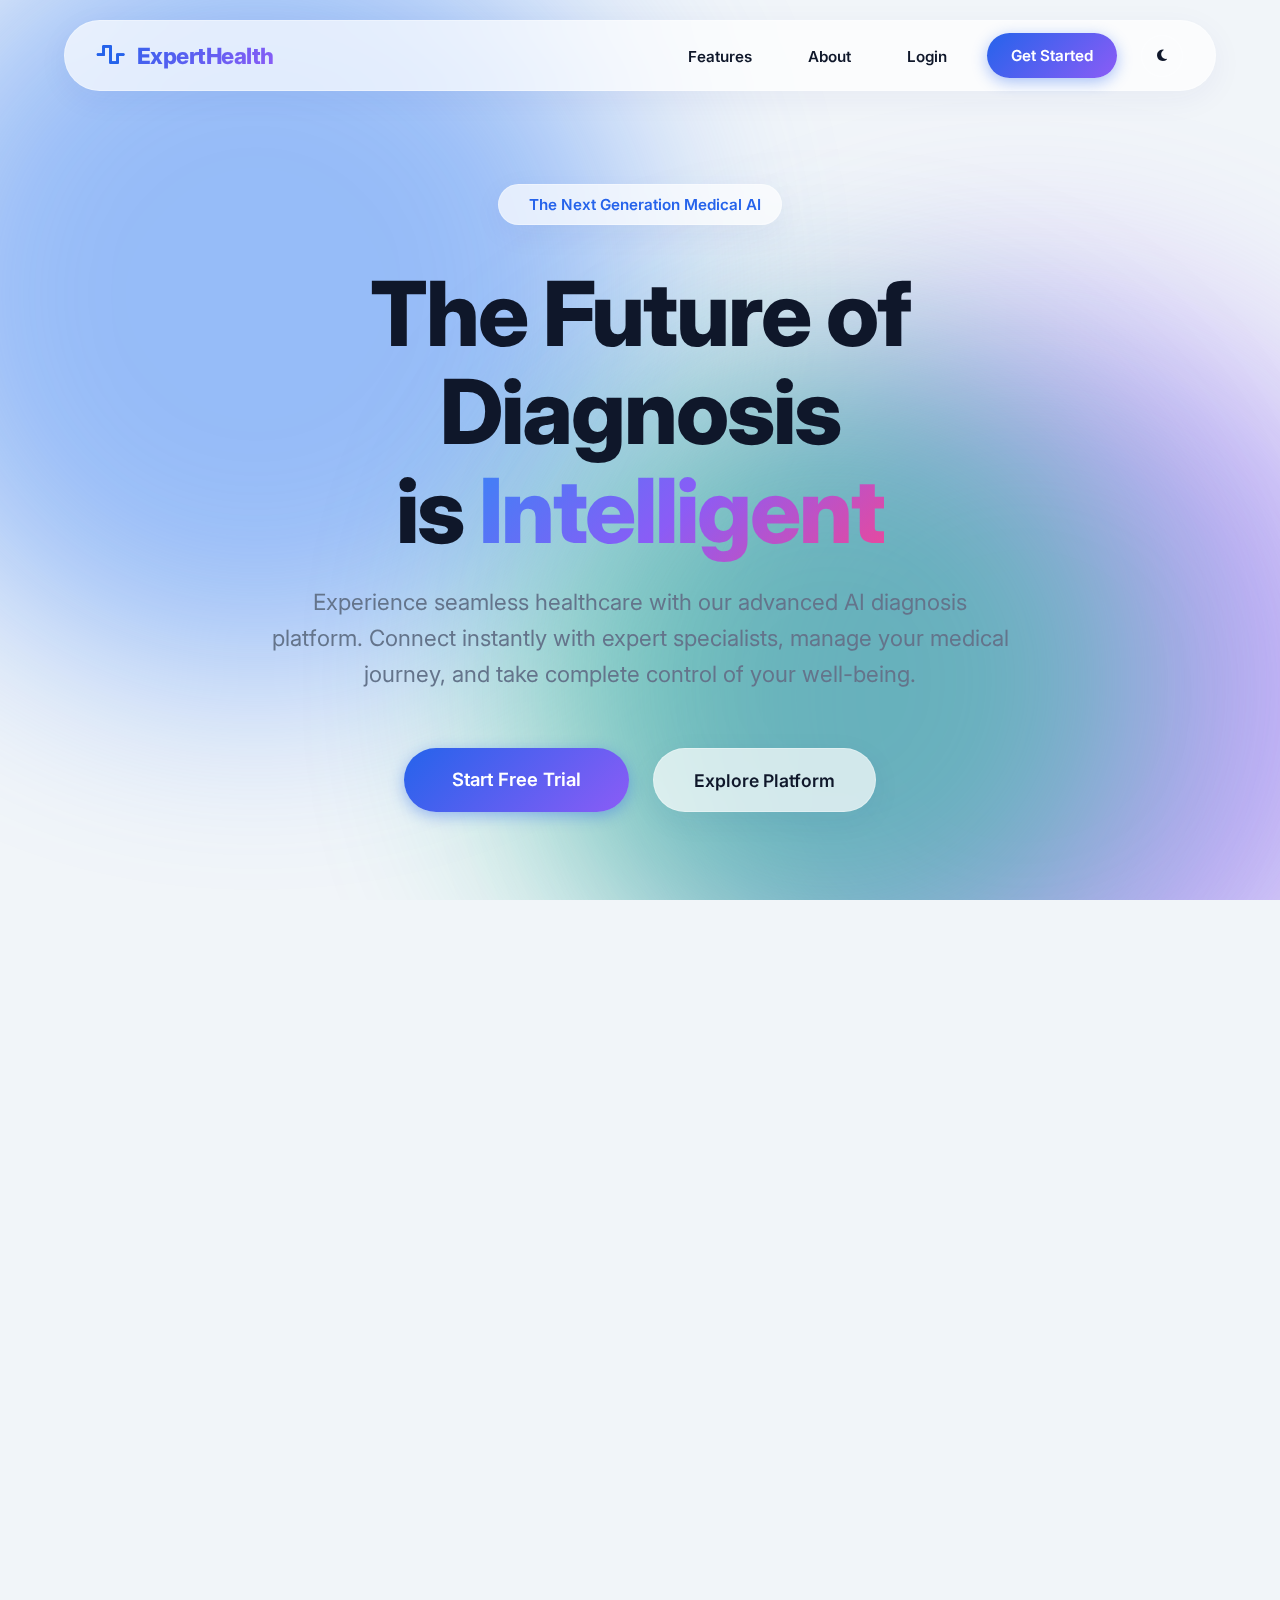
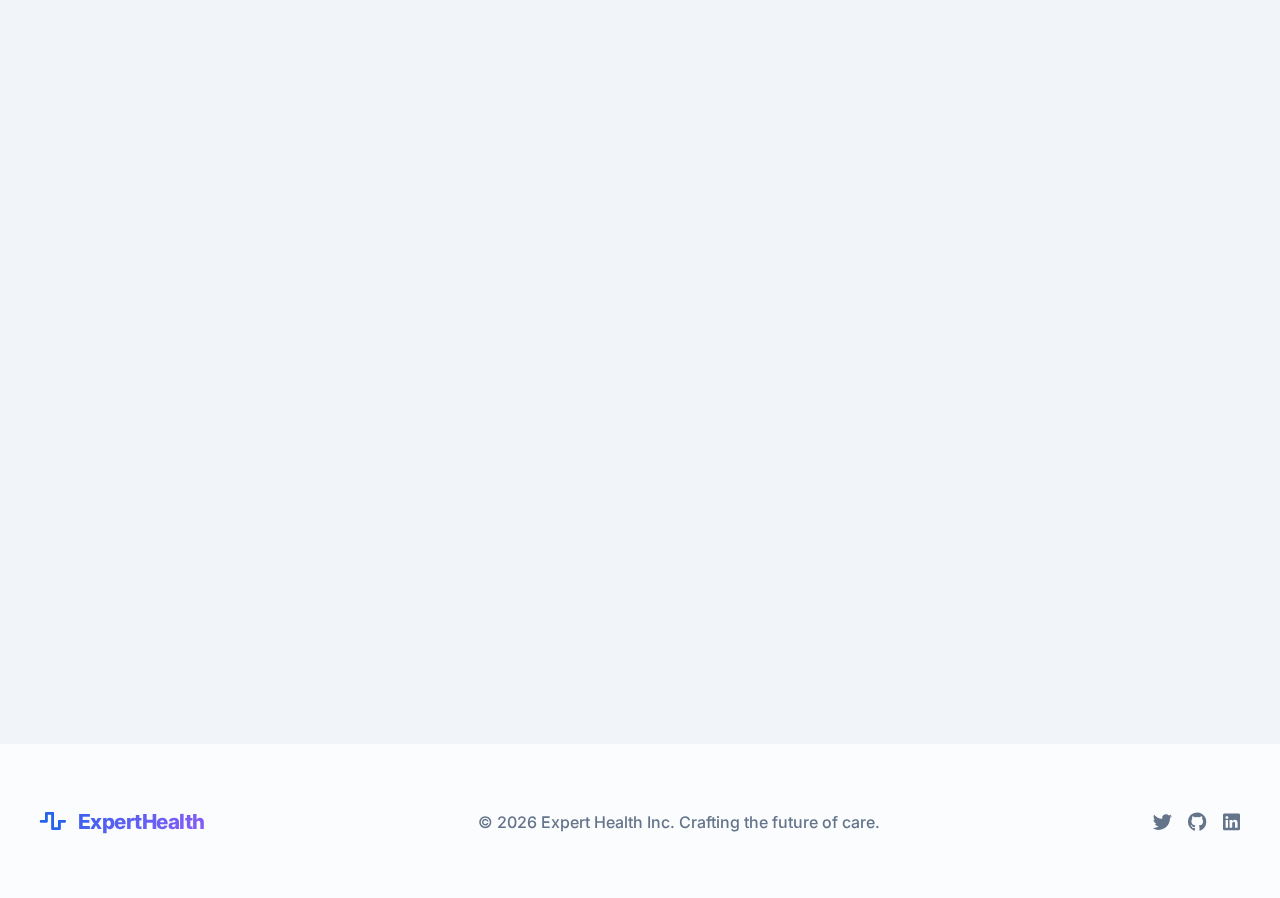
<file: frontend_app/index.html>
<!DOCTYPE html>
<html lang="en">

<head>
    <meta charset="UTF-8">
    <meta name="viewport" content="width=device-width, initial-scale=1.0">
    <title>Expert Health | Premium AI Diagnosis</title>
    <link rel="stylesheet" href="https://cdnjs.cloudflare.com/ajax/libs/font-awesome/6.4.0/css/all.min.css">
    <link rel="stylesheet" href="css/style.css">
    <style>
        /* Premium Landing Page Overrides */
        :root {
            --glass-bg: rgba(255, 255, 255, 0.7);
            --glass-border: rgba(255, 255, 255, 0.3);
            --glass-shadow: 0 8px 32px 0 rgba(31, 38, 135, 0.05);
            --orb-1: #3b82f6;
            --orb-2: #8b5cf6;
            --orb-3: #10b981;
        }

        body.theme-oled-dark {
            --glass-bg: rgba(10, 10, 10, 0.65);
            --glass-border: rgba(255, 255, 255, 0.05);
            --glass-shadow: 0 8px 32px 0 rgba(0, 0, 0, 0.5);
            --orb-1: #1d4ed8;
            --orb-2: #5b21b6;
            --orb-3: #047857;
        }

        body {
            display: block;
            overflow-x: hidden;
            background-color: var(--bg-body);
            transition: background-color 0.5s ease;
        }

        html {
            scroll-behavior: smooth;
        }

        /* Animated Background Orbs */
        .bg-orbs {
            position: fixed;
            top: 0;
            left: 0;
            width: 100vw;
            height: 100vh;
            overflow: hidden;
            z-index: -1;
            background: var(--bg-body);
            transition: background 0.5s ease;
        }

        .orb {
            position: absolute;
            border-radius: 50%;
            filter: blur(100px);
            opacity: 0.5;
            animation: floatOrb 20s infinite alternate ease-in-out;
            will-change: transform;
        }

        .orb:nth-child(1) {
            top: -10%;
            left: -10%;
            width: 60vw;
            height: 60vw;
            background: var(--orb-1);
            animation-duration: 25s;
        }

        .orb:nth-child(2) {
            bottom: -20%;
            right: -10%;
            width: 60vw;
            height: 60vw;
            background: var(--orb-2);
            animation-duration: 30s;
            animation-direction: alternate-reverse;
        }

        .orb:nth-child(3) {
            top: 40%;
            left: 40%;
            width: 50vw;
            height: 50vw;
            background: var(--orb-3);
            animation-duration: 22s;
        }

        @keyframes floatOrb {
            0% {
                transform: translate(0, 0) scale(1);
            }

            50% {
                transform: translate(15vw, 15vh) scale(1.1);
            }

            100% {
                transform: translate(-15vw, 5vh) scale(0.9);
            }
        }

        /* Glassmorphic Nav */
        .glass-nav-wrapper {
            position: fixed;
            top: 20px;
            left: 0;
            width: 100%;
            display: flex;
            justify-content: center;
            z-index: 1000;
        }

        .glass-nav {
            width: 90%;
            max-width: 1200px;
            background: var(--glass-bg);
            backdrop-filter: blur(20px);
            -webkit-backdrop-filter: blur(20px);
            border: 1px solid var(--glass-border);
            border-radius: 100px;
            padding: 0.75rem 2rem;
            display: flex;
            justify-content: space-between;
            align-items: center;
            box-shadow: var(--glass-shadow);
            transition: all 0.3s ease;
        }

        .nav-logo {
            font-size: 1.4rem;
            font-weight: 800;
            background: linear-gradient(135deg, var(--primary), var(--orb-2));
            -webkit-background-clip: text;
            -webkit-text-fill-color: transparent;
            display: flex;
            align-items: center;
            gap: 12px;
            text-decoration: none;
            letter-spacing: -0.5px;
        }

        .nav-logo i {
            -webkit-text-fill-color: var(--primary);
        }

        .nav-menu {
            display: flex;
            gap: 1.5rem;
            align-items: center;
            list-style: none;
        }

        .nav-menu a {
            text-decoration: none;
            color: var(--text-main);
            font-weight: 600;
            font-size: 0.95rem;
            transition: all 0.3s;
            padding: 0.5rem 1rem;
            border-radius: 100px;
        }

        .nav-menu a:hover:not(.btn-glass) {
            color: var(--primary);
            background: var(--border-color);
        }

        .btn-glass {
            background: linear-gradient(135deg, var(--primary), #8b5cf6) !important;
            color: white !important;
            padding: 0.75rem 1.5rem !important;
            border-radius: 100px !important;
            border: none !important;
            font-weight: 600;
            box-shadow: 0 4px 15px rgba(37, 99, 235, 0.4);
            transition: all 0.3s cubic-bezier(0.175, 0.885, 0.32, 1.275) !important;
        }

        .btn-glass:hover {
            transform: translateY(-2px) scale(1.05);
            box-shadow: 0 8px 25px rgba(37, 99, 235, 0.6);
        }

        .theme-btn {
            background: transparent;
            border: 1px solid var(--glass-border);
            color: var(--text-main);
            width: 42px;
            height: 42px;
            border-radius: 50%;
            display: flex;
            align-items: center;
            justify-content: center;
            cursor: pointer;
            transition: all 0.3s;
        }

        .theme-btn:hover {
            background: var(--text-main);
            color: var(--bg-body);
        }

        /* Hero Section */
        .hero {
            min-height: 100vh;
            display: flex;
            align-items: center;
            justify-content: center;
            padding: 10rem 2rem 4rem;
            position: relative;
        }

        .hero-content {
            text-align: center;
            max-width: 900px;
            z-index: 10;
            display: flex;
            flex-direction: column;
            align-items: center;
        }

        .hero-badge {
            display: inline-flex;
            align-items: center;
            gap: 10px;
            background: var(--glass-bg);
            border: 1px solid var(--glass-border);
            padding: 10px 20px;
            border-radius: 100px;
            font-size: 0.95rem;
            font-weight: 600;
            color: var(--primary);
            margin-bottom: 2.5rem;
            backdrop-filter: blur(10px);
            box-shadow: var(--glass-shadow);
        }

        .hero h1 {
            font-size: clamp(3rem, 7vw, 6rem);
            font-weight: 800;
            line-height: 1.1;
            margin-bottom: 1.5rem;
            letter-spacing: -2px;
            color: var(--text-main);
        }

        .hero h1 span {
            background: linear-gradient(135deg, #3b82f6, #8b5cf6, #ec4899);
            -webkit-background-clip: text;
            -webkit-text-fill-color: transparent;
        }

        .hero p {
            font-size: clamp(1.1rem, 2vw, 1.4rem);
            color: var(--text-muted);
            margin-bottom: 3.5rem;
            line-height: 1.6;
            max-width: 750px;
            font-weight: 400;
        }

        .hero-actions {
            display: flex;
            gap: 1.5rem;
            justify-content: center;
            flex-wrap: wrap;
        }

        .btn-outline-glass {
            background: var(--glass-bg);
            backdrop-filter: blur(10px);
            border: 1px solid var(--glass-border);
            color: var(--text-main);
            padding: 1rem 2.5rem;
            border-radius: 100px;
            font-weight: 600;
            font-size: 1.1rem;
            text-decoration: none;
            transition: all 0.3s cubic-bezier(0.175, 0.885, 0.32, 1.275);
            box-shadow: var(--glass-shadow);
            display: inline-flex;
            align-items: center;
            justify-content: center;
        }

        .btn-outline-glass:hover {
            transform: translateY(-2px) scale(1.05);
            background: var(--text-main);
            color: var(--bg-body);
        }

        /* Interactive Bento Grid Features */
        .features {
            padding: 8rem 2rem;
            max-width: 1200px;
            margin: 0 auto;
            position: relative;
            z-index: 10;
        }

        .section-header {
            text-align: center;
            margin-bottom: 5rem;
        }

        .section-header h2 {
            font-size: clamp(2.5rem, 4vw, 3.5rem);
            font-weight: 800;
            margin-bottom: 1rem;
            letter-spacing: -1px;
            color: var(--text-main);
        }

        .bento-grid {
            display: grid;
            grid-template-columns: repeat(3, 1fr);
            grid-auto-rows: 280px;
            gap: 2rem;
        }

        .bento-item {
            background: var(--glass-bg);
            backdrop-filter: blur(20px);
            -webkit-backdrop-filter: blur(20px);
            border: 1px solid var(--glass-border);
            border-radius: 32px;
            padding: 3rem;
            box-shadow: var(--glass-shadow);
            transition: all 0.4s cubic-bezier(0.175, 0.885, 0.32, 1.275);
            display: flex;
            flex-direction: column;
            justify-content: center;
            position: relative;
            overflow: hidden;
            text-decoration: none;
            color: inherit;
        }

        .bento-item::before {
            content: '';
            position: absolute;
            top: 0;
            left: 0;
            right: 0;
            bottom: 0;
            background: radial-gradient(circle at top right, rgba(255, 255, 255, 0.1) 0%, rgba(255, 255, 255, 0) 60%);
            opacity: 0;
            transition: opacity 0.5s;
        }

        body.theme-oled-dark .bento-item::before {
            background: radial-gradient(circle at top right, rgba(255, 255, 255, 0.05) 0%, rgba(255, 255, 255, 0) 60%);
        }

        .bento-item:hover {
            transform: translateY(-10px) scale(1.02);
            border-color: rgba(59, 130, 246, 0.4);
            box-shadow: 0 25px 50px -12px rgba(37, 99, 235, 0.15);
        }

        .bento-item:hover::before {
            opacity: 1;
        }

        .bento-large {
            grid-column: span 2;
            grid-row: span 2;
            background: linear-gradient(135deg, var(--glass-bg) 0%, rgba(59, 130, 246, 0.05) 100%);
        }

        .bento-icon {
            width: 72px;
            height: 72px;
            border-radius: 20px;
            background: linear-gradient(135deg, var(--primary), #8b5cf6);
            color: white;
            display: flex;
            align-items: center;
            justify-content: center;
            font-size: 2rem;
            margin-bottom: 2rem;
            box-shadow: 0 10px 25px rgba(37, 99, 235, 0.3);
            position: relative;
            z-index: 2;
        }

        .bento-item h3 {
            font-size: 1.8rem;
            margin-bottom: 1rem;
            font-weight: 700;
            position: relative;
            z-index: 2;
            color: var(--text-main);
        }

        .bento-item p {
            color: var(--text-muted);
            line-height: 1.6;
            font-size: 1.1rem;
            position: relative;
            z-index: 2;
        }

        .bento-large h3 {
            font-size: 3rem;
            margin-bottom: 1.5rem;
            letter-spacing: -1px;
        }

        .bento-large p {
            font-size: 1.3rem;
            max-width: 80%;
        }

        .dashboard-preview {
            position: absolute;
            right: -10%;
            bottom: -15%;
            width: 400px;
            height: 350px;
            background: var(--bg-surface);
            border-radius: 24px;
            border: 1px solid var(--border-color);
            box-shadow: -20px -20px 60px rgba(0, 0, 0, 0.1);
            transform: rotate(-12deg) scale(0.9);
            transition: all 0.6s cubic-bezier(0.175, 0.885, 0.32, 1.275);
            z-index: 1;
        }

        body.theme-oled-dark .dashboard-preview {
            box-shadow: -20px -20px 60px rgba(0, 0, 0, 0.5);
            border: 1px solid rgba(255, 255, 255, 0.1);
        }

        .bento-large:hover .dashboard-preview {
            transform: rotate(-5deg) translate(-30px, -30px) scale(1);
        }

        /* Mock UI inside Dashboard preview */
        .mock-header {
            padding: 20px;
            border-bottom: 1px solid var(--border-color);
            display: flex;
            gap: 8px;
        }

        .mock-dot {
            width: 12px;
            height: 12px;
            border-radius: 50%;
        }

        .mock-dot.r {
            background: #ef4444;
        }

        .mock-dot.y {
            background: #f59e0b;
        }

        .mock-dot.g {
            background: #10b981;
        }

        .mock-body {
            padding: 30px;
            display: flex;
            flex-direction: column;
            gap: 20px;
        }

        .mock-skeleton {
            height: 24px;
            background: var(--border-color);
            border-radius: 6px;
        }

        .mock-chart {
            height: 100px;
            background: linear-gradient(180deg, rgba(59, 130, 246, 0.2) 0%, rgba(59, 130, 246, 0.05) 100%);
            border-radius: 12px;
            border: 1px dashed rgba(59, 130, 246, 0.3);
        }

        /* Footer */
        .footer {
            background: var(--glass-bg);
            border-top: 1px solid var(--glass-border);
            padding: 4rem 2rem;
            margin-top: 4rem;
            position: relative;
            z-index: 10;
            backdrop-filter: blur(20px);
        }

        .footer-content {
            max-width: 1200px;
            margin: 0 auto;
            display: flex;
            justify-content: space-between;
            align-items: center;
            flex-wrap: wrap;
            gap: 2rem;
        }

        /* Scroll Animations */
        .fade-up {
            opacity: 0;
            transform: translateY(40px);
            transition: opacity 1s cubic-bezier(0.165, 0.84, 0.44, 1), transform 1s cubic-bezier(0.165, 0.84, 0.44, 1);
        }

        .fade-up.visible {
            opacity: 1;
            transform: translateY(0);
        }

        @media (max-width: 1024px) {
            .bento-grid {
                grid-template-columns: repeat(2, 1fr);
            }

            .bento-large {
                grid-column: span 2;
            }
        }

        @media (max-width: 768px) {
            .bento-grid {
                grid-template-columns: 1fr;
                grid-auto-rows: auto;
            }

            .bento-large {
                grid-column: span 1;
                grid-row: span 1;
            }

            .dashboard-preview {
                display: none;
            }

            .hero h1 {
                font-size: 3.5rem;
            }

            .nav-menu {
                display: none;
            }

            .glass-nav {
                border-radius: 20px;
            }
        }
    </style>
</head>

<body>

    <!-- Animated Glowing Orbs Background -->
    <div class="bg-orbs">
        <div class="orb"></div>
        <div class="orb"></div>
        <div class="orb"></div>
    </div>

    <!-- Glassmorphic Header -->
    <div class="glass-nav-wrapper">
        <header class="glass-nav">
            <a href="index.html" class="nav-logo">
                <i class="fas fa-wave-square"></i>
                ExpertHealth
            </a>
            <ul class="nav-menu">
                <li><a href="#features">Features</a></li>
                <li><a href="#about">About</a></li>
                <li><a href="auth.html">Login</a></li>
                <li><a href="auth.html?mode=register" class="btn btn-glass">Get Started</a></li>
                <li>
                    <button id="theme-toggle" class="theme-btn" onclick="window.togglePremiumTheme()">
                        <i class="fas fa-moon"></i>
                    </button>
                </li>
            </ul>
        </header>
    </div>

    <!-- Hero Section -->
    <section class="hero">
        <div class="hero-content">
            <div class="hero-badge fade-up" style="animation-delay: 0.1s">
                <i class="fas fa-sparkles"></i> The Next Generation Medical AI
            </div>
            <h1 class="fade-up" style="animation-delay: 0.2s">
                The Future of Diagnosis <br>is <span>Intelligent</span>
            </h1>
            <p class="fade-up" style="animation-delay: 0.3s">
                Experience seamless healthcare with our advanced AI diagnosis platform. Connect instantly with expert
                specialists, manage your medical journey, and take complete control of your well-being.
            </p>
            <div class="hero-actions fade-up" style="animation-delay: 0.4s">
                <a href="auth.html?mode=register" class="btn btn-glass"
                    style="padding: 1.2rem 3rem !important; font-size: 1.15rem !important;">Start Free Trial</a>
                <a href="#features" class="btn-outline-glass">Explore Platform</a>
            </div>
        </div>
    </section>

    <!-- Interactive Bento Grid Features -->
    <section id="features" class="features">
        <div class="section-header fade-up">
            <h2>Why Choose ExpertHealth?</h2>
            <p class="text-muted" style="font-size: 1.3rem; max-width: 600px; margin: 0 auto;">Everything you need to
                manage your health in one gorgeous, blazing-fast platform.</p>
        </div>

        <div class="bento-grid">
            <!-- Large Focus Card -->
            <div class="bento-item bento-large fade-up" style="animation-delay: 0.1s">
                <div class="bento-icon">
                    <i class="fas fa-brain"></i>
                </div>
                <h3>Advanced AI Diagnosis</h3>
                <p>Our proprietary machine learning algorithms analyze your symptoms with unprecedented accuracy,
                    guiding you to the right care immediately before you book a specialist.</p>

                <!-- Floating 3D Interactive Element -->
                <div class="dashboard-preview">
                    <div class="mock-header">
                        <div class="mock-dot r"></div>
                        <div class="mock-dot y"></div>
                        <div class="mock-dot g"></div>
                    </div>
                    <div class="mock-body">
                        <div class="mock-skeleton" style="width: 40%;"></div>
                        <div class="mock-chart"></div>
                        <div style="display: flex; gap: 15px;">
                            <div
                                style="width: 50px; height: 50px; border-radius: 50%; background: var(--border-color);">
                            </div>
                            <div class="mock-skeleton" style="flex:1; height: 50px; border-radius: 12px;"></div>
                        </div>
                    </div>
                </div>
            </div>

            <!-- Standard Cards -->
            <a href="auth.html" class="bento-item fade-up" style="animation-delay: 0.2s">
                <div class="bento-icon" style="background: linear-gradient(135deg, #10b981, #047857);">
                    <i class="fas fa-user-md"></i>
                </div>
                <h3>Expert Doctors</h3>
                <p>Connect instantly with world-class, verified specialists via secure 4K video.</p>
            </a>

            <div class="bento-item fade-up" style="animation-delay: 0.3s">
                <div class="bento-icon" style="background: linear-gradient(135deg, #ec4899, #be185d);">
                    <i class="fas fa-shield-alt"></i>
                </div>
                <h3>Bank-Grade Security</h3>
                <p>Your medical history and data are end-to-end encrypted and completely private.</p>
            </div>

            <div class="bento-item fade-up" style="animation-delay: 0.4s">
                <div class="bento-icon" style="background: linear-gradient(135deg, #f59e0b, #b45309);">
                    <i class="fas fa-calendar-check"></i>
                </div>
                <h3>Smart Scheduling</h3>
                <p>Book and manage appointments seamlessly across all your devices.</p>
            </div>

            <div class="bento-item fade-up" style="animation-delay: 0.5s">
                <div class="bento-icon" style="background: linear-gradient(135deg, #06b6d4, #0369a1);">
                    <i class="fas fa-file-medical"></i>
                </div>
                <h3>EHR Integration</h3>
                <p>Automatically sync your records directly with your primary care provider.</p>
            </div>
        </div>
    </section>

    <!-- Footer -->
    <footer class="footer">
        <div class="footer-content">
            <div class="nav-logo" style="font-size: 1.3rem;">
                <i class="fas fa-wave-square"></i> ExpertHealth
            </div>
            <div style="color: var(--text-muted); font-size: 1rem; font-weight: 500;">
                &copy; 2026 Expert Health Inc. Crafting the future of care.
            </div>
            <div style="display: flex; gap: 1rem;">
                <a href="#" style="color: var(--text-muted); font-size: 1.2rem;"><i class="fab fa-twitter"></i></a>
                <a href="#" style="color: var(--text-muted); font-size: 1.2rem;"><i class="fab fa-github"></i></a>
                <a href="#" style="color: var(--text-muted); font-size: 1.2rem;"><i class="fab fa-linkedin"></i></a>
            </div>
        </div>
    </footer>

    <script>
        // Scroll Animations (Intersection Observer)
        const observer = new IntersectionObserver((entries) => {
            entries.forEach(entry => {
                if (entry.isIntersecting) {
                    entry.target.classList.add('visible');
                }
            });
        }, { threshold: 0.1, rootMargin: "0px 0px -50px 0px" });

        document.querySelectorAll('.fade-up').forEach(el => observer.observe(el));

        // Premium Theme Logic
        window.togglePremiumTheme = function () {
            const isDark = document.body.classList.toggle('theme-oled-dark');
            localStorage.setItem('theme', isDark ? 'dark' : 'light');
            updateThemeIcon(isDark);
        };

        function updateThemeIcon(isDark) {
            const btn = document.getElementById('theme-toggle');
            if (btn) {
                btn.innerHTML = isDark ? '<i class="fas fa-sun"></i>' : '<i class="fas fa-moon"></i>';
            }
        }

        // Apply on load instantly
        if (localStorage.getItem('theme') === 'dark') {
            document.body.classList.add('theme-oled-dark');
            window.addEventListener('DOMContentLoaded', () => updateThemeIcon(true));
        }
    </script>
</body>

</html>
</file>
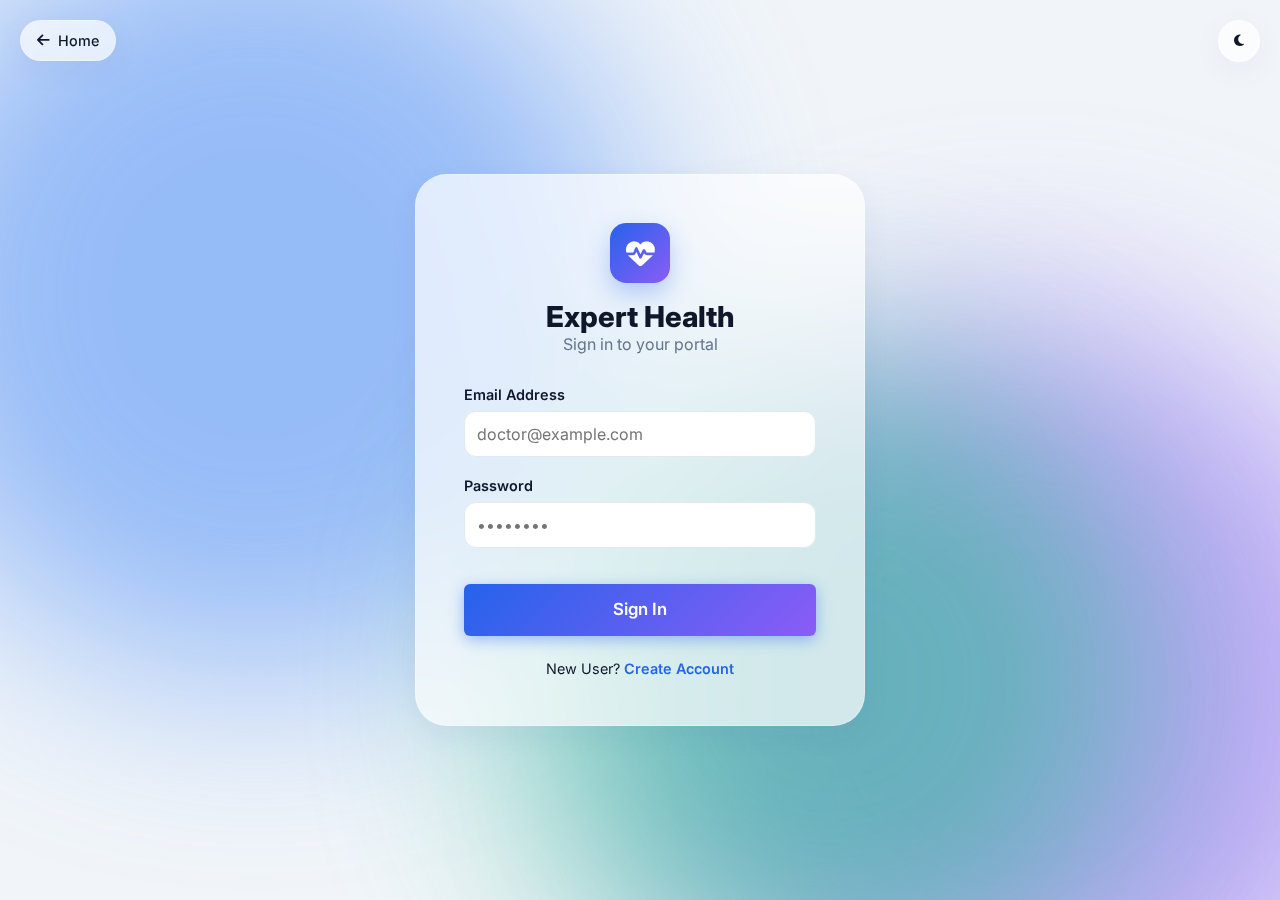
<file: frontend_app/admin-dashboard.html>
<!DOCTYPE html>
<html lang="en">

<head>
    <meta charset="UTF-8">
    <meta name="viewport" content="width=device-width, initial-scale=1.0">
    <title>Admin Dashboard - Expert Health</title>
    <meta name="description" content="Expert Health Admin Dashboard - Manage users, appointments, and system settings.">
    <link rel="stylesheet" href="css/style.css">
    <link rel="stylesheet" href="https://cdnjs.cloudflare.com/ajax/libs/font-awesome/6.4.0/css/all.min.css">
</head>

<body class="theme-admin">
    <div class="app-container">
        <!-- Sidebar -->
        <aside class="sidebar" id="app-sidebar"></aside>

        <!-- Main Content -->
        <main class="main-content">
            <!-- Dashboard Header -->
            <header class="top-bar dashboard-header">
                <div>
                    <h1 class="dashboard-greeting">
                        <span id="greeting-text">Good Morning</span>, <span class="user-name"
                            id="admin-name">Admin</span>! 👋
                    </h1>
                    <p class="dashboard-subtitle">System administration and management.</p>
                </div>
                <div class="dashboard-header-actions">
                    <button class="btn btn-outline" onclick="window.location.reload()">
                        <i class="fas fa-sync-alt"></i> Refresh
                    </button>
                </div>
            </header>

            <!-- Stats Grid -->
            <div class="stats-grid-enhanced" style="grid-template-columns: repeat(4, 1fr);">
                <div class="stat-card-enhanced blue">
                    <div class="stat-card-content">
                        <div class="stat-icon-enhanced blue">
                            <i class="fas fa-users"></i>
                        </div>
                        <div class="stat-info">
                            <div class="stat-label">Total Users</div>
                            <div class="stat-value" id="totalUsers">0</div>
                        </div>
                    </div>
                </div>
                <div class="stat-card-enhanced green">
                    <div class="stat-card-content">
                        <div class="stat-icon-enhanced green">
                            <i class="fas fa-user-md"></i>
                        </div>
                        <div class="stat-info">
                            <div class="stat-label">Doctors</div>
                            <div class="stat-value" id="totalDoctors">0</div>
                        </div>
                    </div>
                </div>
                <div class="stat-card-enhanced purple">
                    <div class="stat-card-content">
                        <div class="stat-icon-enhanced purple">
                            <i class="fas fa-user-injured"></i>
                        </div>
                        <div class="stat-info">
                            <div class="stat-label">Patients</div>
                            <div class="stat-value" id="totalPatients">0</div>
                        </div>
                    </div>
                </div>
                <div class="stat-card-enhanced orange">
                    <div class="stat-card-content">
                        <div class="stat-icon-enhanced orange">
                            <i class="fas fa-calendar-check"></i>
                        </div>
                        <div class="stat-info">
                            <div class="stat-label">Appointments</div>
                            <div class="stat-value" id="totalAppointments">0</div>
                        </div>
                    </div>
                </div>
            </div>

            <!-- Quick Actions -->
            <div class="section-header">
                <h3 class="section-title"><i class="fas fa-cogs"></i> Management</h3>
            </div>
            <div class="action-grid-enhanced">
                <div class="action-card-enhanced purple">
                    <div class="action-icon purple">
                        <i class="fas fa-users-cog"></i>
                    </div>
                    <h3>Manage Users</h3>
                    <p>View, edit, or delete patients and doctors in the system.</p>
                    <button class="btn btn-primary" onclick="window.location.href='admin-users.html'">
                        <i class="fas fa-arrow-right"></i> Go to Users
                    </button>
                </div>
                <div class="action-card-enhanced blue">
                    <div class="action-icon blue">
                        <i class="fas fa-calendar-alt"></i>
                    </div>
                    <h3>Manage Appointments</h3>
                    <p>View and manage all appointment bookings across the platform.</p>
                    <button class="btn btn-primary" onclick="window.location.href='admin-appointments.html'">
                        <i class="fas fa-arrow-right"></i> Go to Appointments
                    </button>
                </div>
                <div class="action-card-enhanced green">
                    <div class="action-icon green">
                        <i class="fas fa-edit"></i>
                    </div>
                    <h3>Manage Questions</h3>
                    <p>Edit the assessment questionnaire and add new questions.</p>
                    <button class="btn btn-primary" onclick="window.location.href='admin-questions.html'">
                        <i class="fas fa-arrow-right"></i> Go to Questions
                    </button>
                </div>
            </div>
        </main>
    </div>

    <script src="js/sidebar.js?v=2"></script>
    <script>
        // Force init if not populated
        window.addEventListener('load', () => {
            const sidebar = document.getElementById('app-sidebar');
            if (sidebar && sidebar.innerHTML.trim() === '') {
                console.log('Sidebar empty, forcing init...');
                if (typeof initSidebar === 'function') initSidebar();
            }
        });

        const isLocalDev = window.location.hostname === 'localhost' && window.location.port !== '' && window.location.port !== '80';
        const API_BASE = isLocalDev ? 'http://localhost:8080/api' : '/api';
        const token = localStorage.getItem('token');

        if (!token) window.location.href = 'auth.html';

        // Set greeting based on time
        function setGreeting() {
            const hour = new Date().getHours();
            let greeting = 'Good Morning';
            if (hour >= 12 && hour < 17) greeting = 'Good Afternoon';
            else if (hour >= 17) greeting = 'Good Evening';

            const greetingEl = document.getElementById('greeting-text');
            if (greetingEl) greetingEl.innerText = greeting;
        }

        // Load admin name
        async function loadAdminInfo() {
            try {
                const response = await fetch(`${API_BASE}/users/me`, {
                    headers: { 'Authorization': `Bearer ${token}` }
                });
                const user = await response.json();
                const firstName = (user.fullName || 'Admin').split(' ')[0];
                document.getElementById('admin-name').innerText = firstName;
            } catch (error) {
                console.error('Error loading admin info:', error);
            }
        }

        // Load stats
        async function loadStats() {
            try {
                const response = await fetch(`${API_BASE}/dashboard/stats`, {
                    headers: { 'Authorization': `Bearer ${token}` }
                });
                const stats = await response.json();

                document.getElementById('totalUsers').textContent = stats.totalUsers || 0;
                document.getElementById('totalDoctors').textContent = stats.totalDoctors || 0;
                document.getElementById('totalPatients').textContent = stats.adminTotalPatients || 0;
                document.getElementById('totalAppointments').textContent = stats.totalAppointments || 0;
            } catch (error) {
                console.error('Error loading stats:', error);
            }
        }

        function logout() {
            localStorage.clear();
            window.location.href = 'auth.html';
        }

        setGreeting();
        loadAdminInfo();
        loadStats();
    </script>
</body>

</html>
</file>
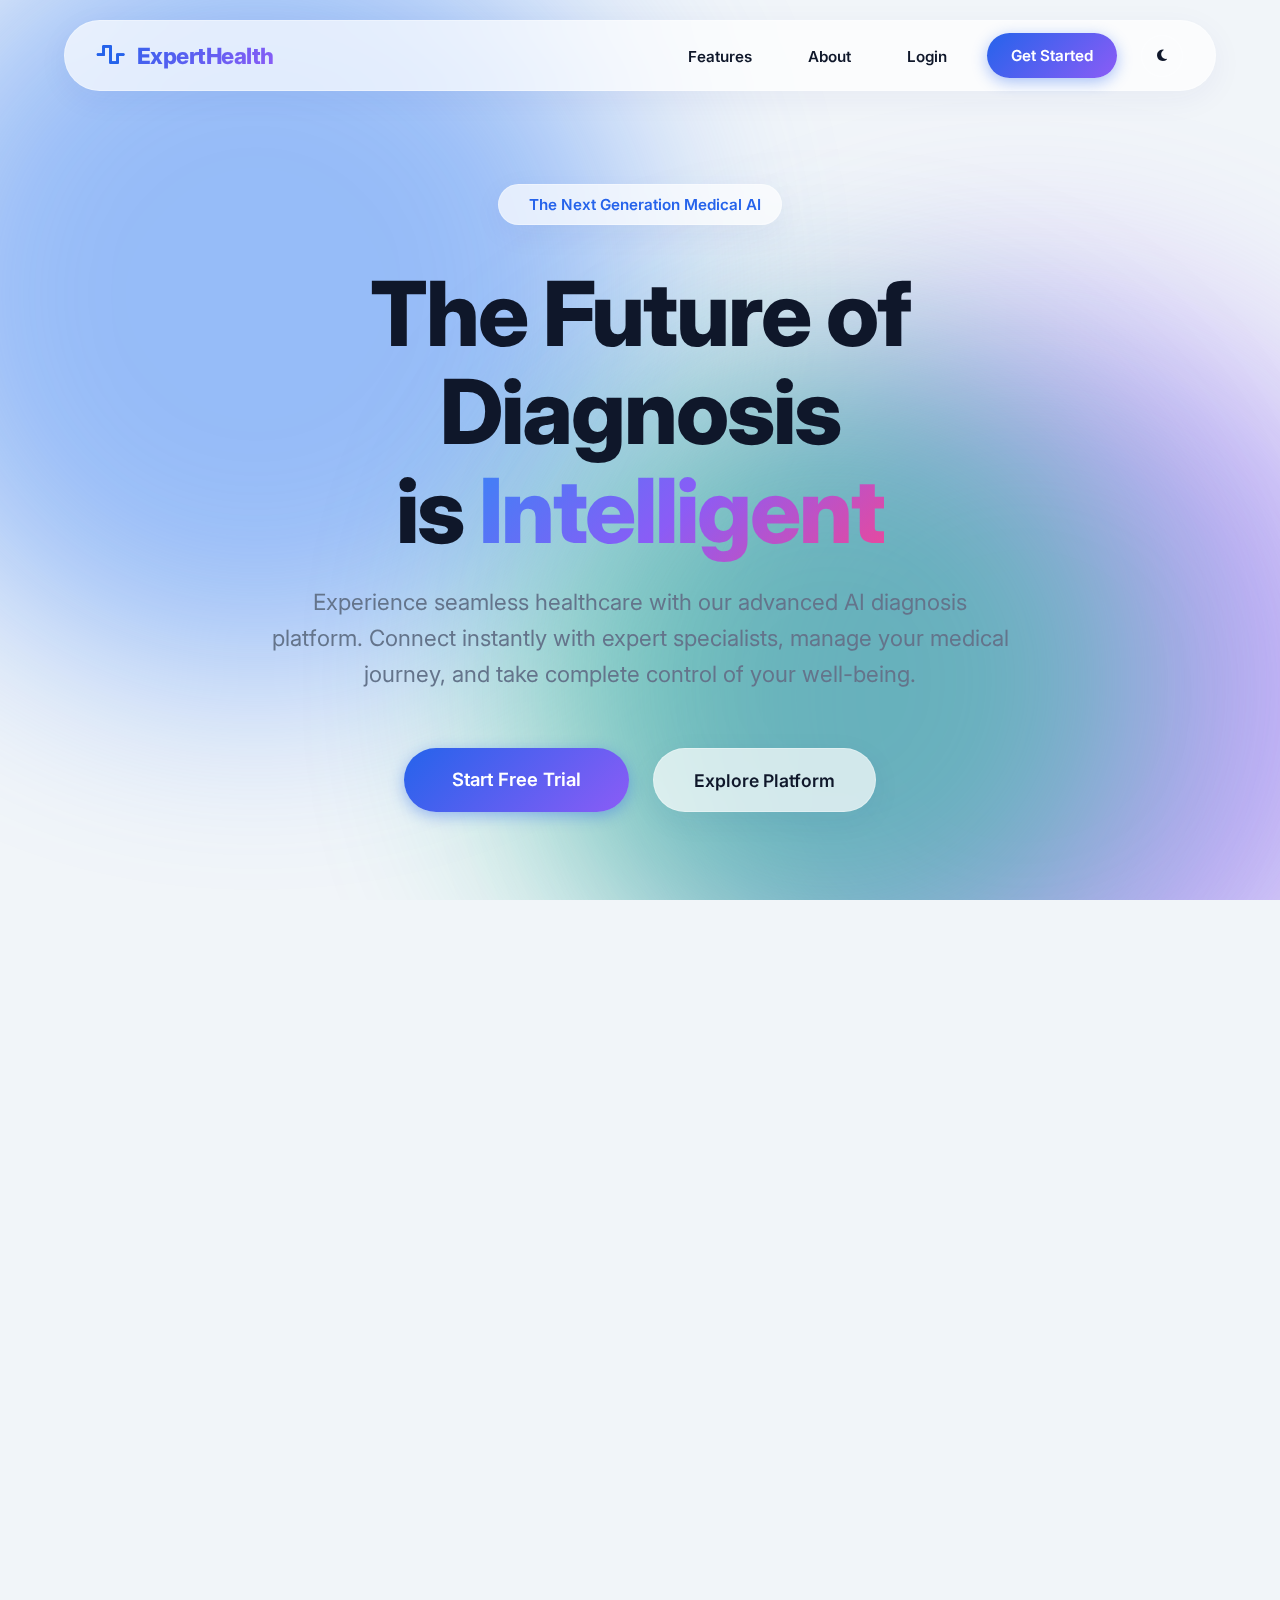
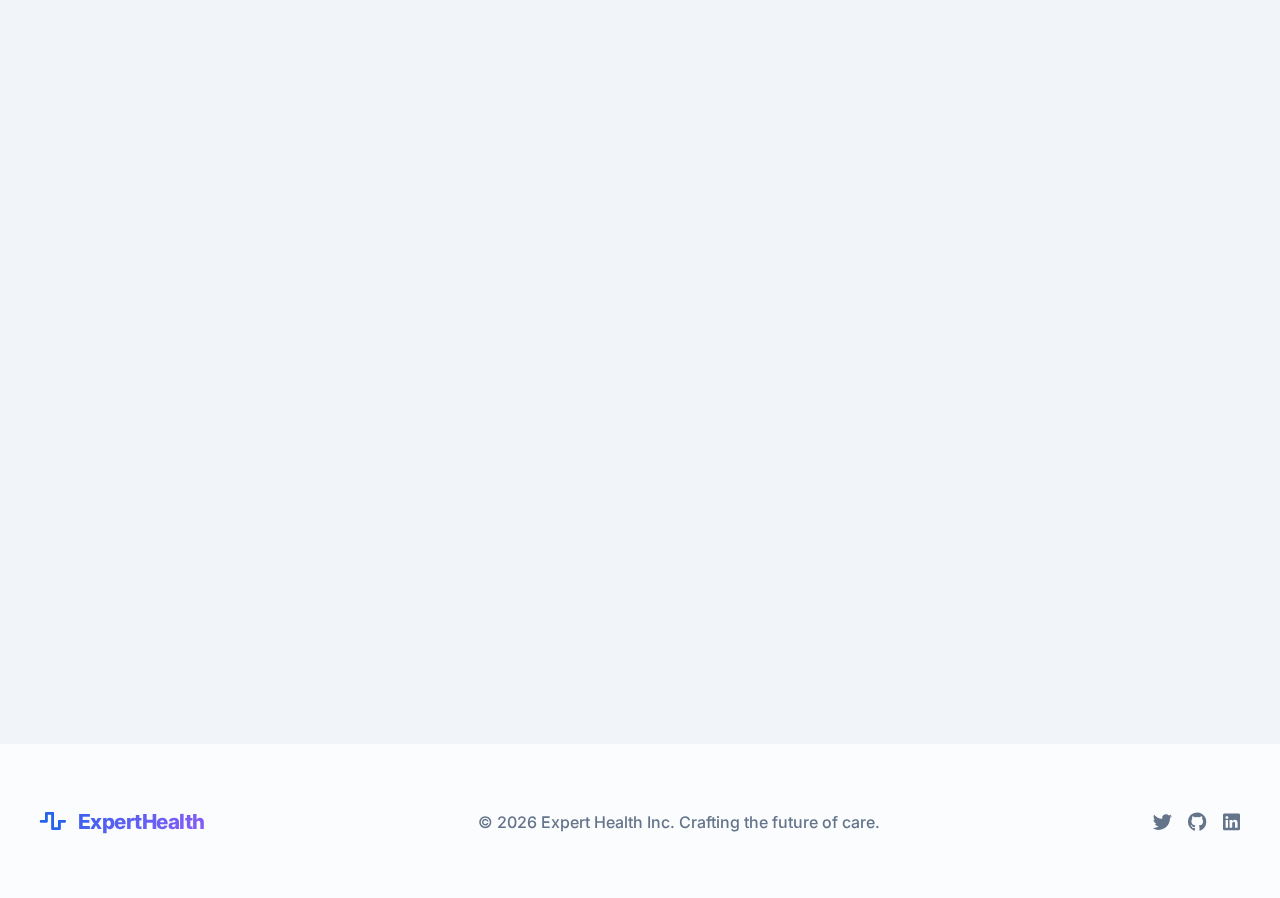
<file: frontend_app/admin-questions.html>
<!DOCTYPE html>
<html lang="en">

<head>
    <meta charset="UTF-8">
    <meta name="viewport" content="width=device-width, initial-scale=1.0">
    <title>Manage Questions - Admin Panel</title>
    <link rel="stylesheet" href="css/style.css">
    <link rel="stylesheet" href="https://cdnjs.cloudflare.com/ajax/libs/font-awesome/6.4.0/css/all.min.css">
</head>

<body class="theme-admin">
    <div class="app-container">
        <!-- Sidebar -->
        <aside class="sidebar" id="app-sidebar"></aside>

        <!-- Main Content -->
        <main class="main-content">
            <div class="top-bar">
                <h1 class="page-title">Assessment Questions</h1>
                <button onclick="showAddQuestion()" class="btn btn-primary">
                    <i class="fas fa-plus"></i> Add Question
                </button>
            </div>

            <!-- Questions List -->
            <div id="questionsList"></div>

            <!-- Add/Edit Question Modal -->
            <div id="questionModal"
                style="display: none; position: fixed; top: 0; left: 0; right: 0; bottom: 0; background: rgba(0,0,0,0.5); z-index: 1000; align-items: center; justify-content: center;">
                <div class="card" style="width: 90%; max-width: 600px; margin: auto; margin-top: 10vh;">
                    <h2 id="modalTitle">Add Question</h2>
                    <form id="questionForm">
                        <div class="form-group">
                            <label class="form-label">Question Text</label>
                            <textarea class="form-control" id="questionText" rows="3" required></textarea>
                        </div>
                        <div class="form-group">
                            <label class="form-label">Category</label>
                            <input type="text" class="form-control" id="questionCategory" required>
                        </div>
                        <div style="display: flex; gap: 1rem; margin-top: 1.5rem;">
                            <button type="submit" class="btn btn-primary" style="flex: 1;">Save</button>
                            <button type="button" onclick="hideModal()" class="btn btn-outline"
                                style="flex: 1;">Cancel</button>
                        </div>
                    </form>
                </div>
            </div>
        </main>
    </div>

    <script src="js/sidebar.js"></script>
    <script>
        const isLocalDev = window.location.hostname === 'localhost' && window.location.port !== '' && window.location.port !== '80';
        const API_BASE = isLocalDev ? 'http://localhost:8080/api' : '/api';
        const token = localStorage.getItem('token');
        let editingQuestionId = null;

        if (!token) window.location.href = 'index.html';

        async function loadQuestions() {
            try {
                const response = await fetch(`${API_BASE}/admin/questions`, {
                    headers: { 'Authorization': `Bearer ${token}` }
                });
                const questions = await response.json();

                const container = document.getElementById('questionsList');
                if (questions.length === 0) {
                    container.innerHTML = '<div class="card"><p style="text-align: center;">No questions found</p></div>';
                    return;
                }

                container.innerHTML = questions.map((q, index) => `
                    <div class="card" style="margin-bottom: 1rem;">
                        <div style="display: flex; justify-content: space-between; align-items: start;">
                            <div style="flex: 1;">
                                <div style="font-weight: 600; margin-bottom: 0.5rem;">Q${index + 1}. ${q.text}</div>
                                <div style="font-size: 0.85rem; color: #64748b;">
                                    <i class="fas fa-tag"></i> ${q.category}
                                </div>
                            </div>
                            <div style="display: flex; gap: 0.5rem;">
                                <button onclick="editQuestion(${q.id})" class="btn btn-outline" style="padding: 6px 12px; font-size: 0.85rem;">
                                    <i class="fas fa-edit"></i> Edit
                                </button>
                                <button onclick="deleteQuestion(${q.id})" class="btn btn-outline" style="padding: 6px 12px; font-size: 0.85rem; color: #ef4444; border-color: #ef4444;">
                                    <i class="fas fa-trash"></i> Delete
                                </button>
                            </div>
                        </div>
                    </div>
                `).join('');
            } catch (error) {
                console.error('Error loading questions:', error);
                document.getElementById('questionsList').innerHTML =
                    '<div class="card"><p style="text-align: center; color: #ef4444;">Error loading questions</p></div>';
            }
        }

        function showAddQuestion() {
            editingQuestionId = null;
            document.getElementById('modalTitle').textContent = 'Add Question';
            document.getElementById('questionText').value = '';
            document.getElementById('questionCategory').value = '';
            document.getElementById('questionModal').style.display = 'flex';
        }

        async function editQuestion(id) {
            try {
                const response = await fetch(`${API_BASE}/admin/questions`, {
                    headers: { 'Authorization': `Bearer ${token}` }
                });
                const questions = await response.json();
                const question = questions.find(q => q.id === id);

                if (question) {
                    editingQuestionId = id;
                    document.getElementById('modalTitle').textContent = 'Edit Question';
                    document.getElementById('questionText').value = question.text;
                    document.getElementById('questionCategory').value = question.category;
                    document.getElementById('questionModal').style.display = 'flex';
                }
            } catch (error) {
                console.error('Error loading question:', error);
            }
        }

        function hideModal() {
            document.getElementById('questionModal').style.display = 'none';
        }

        document.getElementById('questionForm').addEventListener('submit', async (e) => {
            e.preventDefault();

            const questionData = {
                text: document.getElementById('questionText').value,
                category: document.getElementById('questionCategory').value
            };

            try {
                const url = editingQuestionId
                    ? `${API_BASE}/admin/questions/${editingQuestionId}`
                    : `${API_BASE}/admin/questions`;

                const response = await fetch(url, {
                    method: editingQuestionId ? 'PUT' : 'POST',
                    headers: {
                        'Content-Type': 'application/json',
                        'Authorization': `Bearer ${token}`
                    },
                    body: JSON.stringify(questionData)
                });

                if (response.ok) {
                    alert(`Question ${editingQuestionId ? 'updated' : 'created'} successfully`);
                    hideModal();
                    loadQuestions();
                } else {
                    alert('Failed to save question');
                }
            } catch (error) {
                console.error('Error saving question:', error);
                alert('Error saving question');
            }
        });

        async function deleteQuestion(id) {
            if (!confirm('Are you sure you want to delete this question?')) return;

            try {
                const response = await fetch(`${API_BASE}/admin/questions/${id}`, {
                    method: 'DELETE',
                    headers: { 'Authorization': `Bearer ${token}` }
                });

                if (response.ok) {
                    alert('Question deleted successfully');
                    loadQuestions();
                } else {
                    alert('Failed to delete question');
                }
            } catch (error) {
                console.error('Error deleting question:', error);
                alert('Error deleting question');
            }
        }

        function logout() {
            localStorage.clear();
            window.location.href = 'index.html';
        }

        // Initialize
        loadQuestions();
    </script>
</body>

</html>
</file>
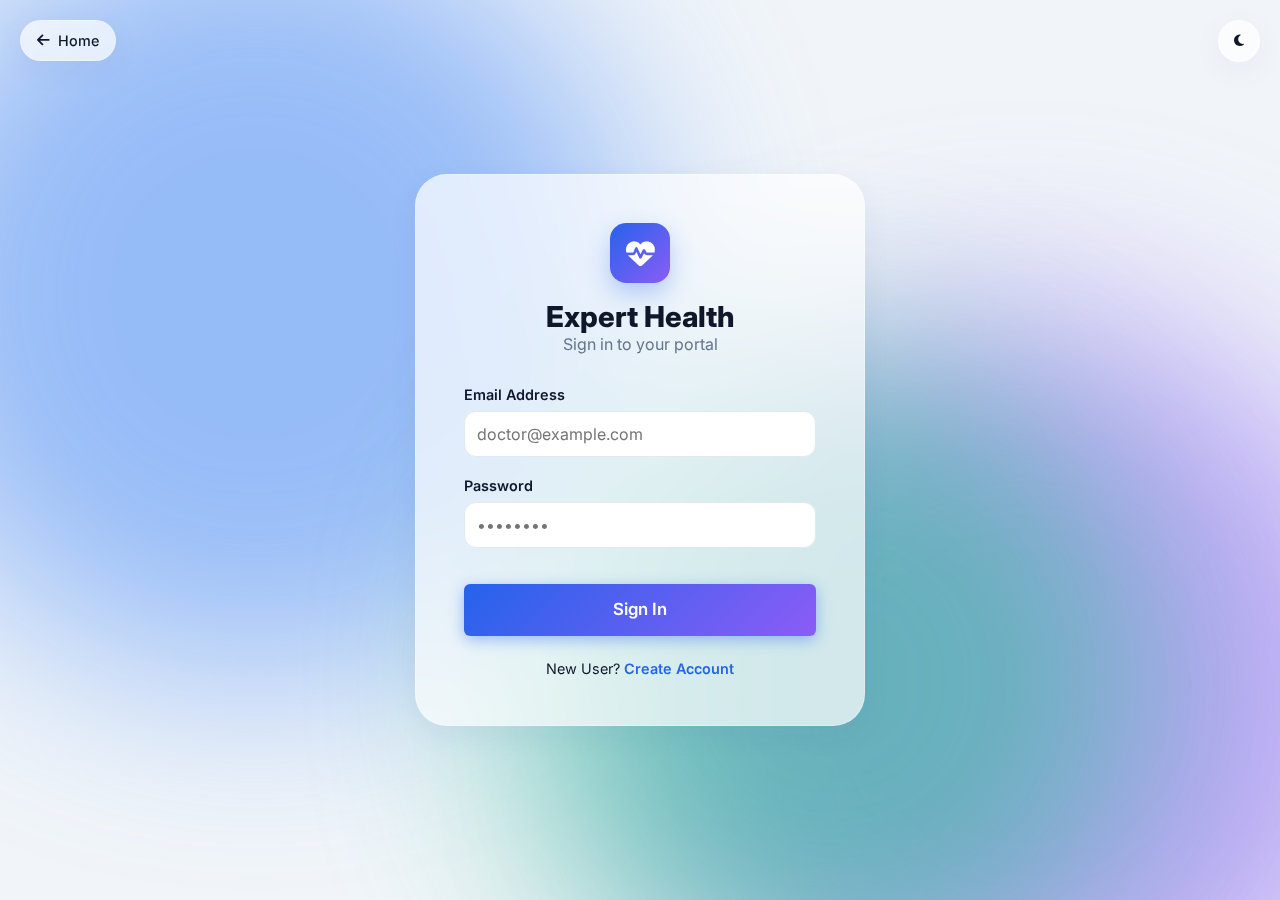
<file: frontend_app/admin-users.html>
<!DOCTYPE html>
<html lang="en">

<head>
    <meta charset="UTF-8">
    <meta name="viewport" content="width=device-width, initial-scale=1.0">
    <title>Manage Users - Admin Panel</title>
    <link rel="stylesheet" href="css/style.css">
    <link rel="stylesheet" href="https://cdnjs.cloudflare.com/ajax/libs/font-awesome/6.4.0/css/all.min.css">
</head>

<body class="theme-admin">
    <div class="app-container">
        <!-- Sidebar -->
        <aside class="sidebar" id="app-sidebar"></aside>

        <!-- Main Content -->
        <main class="main-content">
            <div class="top-bar">
                <div style="display: flex; justify-content: space-between; align-items: center; width: 100%;">
                    <h1 class="page-title">User Management</h1>
                    <div style="display: flex; gap: 1rem;">
                        <button onclick="openCreateModal()" class="btn btn-primary" style="padding: 10px 20px;">
                            <i class="fas fa-plus"></i> Create User
                        </button>
                        <select id="roleFilter" class="form-control" style="width: 150px;">
                            <option value="">All Users</option>
                            <option value="PATIENT">Patients</option>
                            <option value="DOCTOR">Doctors</option>
                            <option value="ADMIN">Admins</option>
                        </select>
                    </div>
                </div>
            </div>

            <!-- Users Table -->
            <div class="card">
                <div class="table-container" style="overflow-x: auto;">
                    <table class="data-table" style="width: 100%; border-collapse: collapse;">
                        <thead>
                            <tr>
                                <th style="padding: 12px; text-align: left;">ID</th>
                                <th style="padding: 12px; text-align: left;">Name</th>
                                <th style="padding: 12px; text-align: left;">Email</th>
                                <th style="padding: 12px; text-align: left;">Role</th>
                                <th style="padding: 12px; text-align: left;">Specialization</th>
                                <th style="padding: 12px; text-align: left;">Age/Gender</th>
                                <th style="padding: 12px; text-align: left;">Actions</th>
                            </tr>
                        </thead>
                        <tbody id="usersTableBody">
                            <tr>
                                <td colspan="7" style="text-align: center; padding: 2rem;">Loading...</td>
                            </tr>
                        </tbody>
                    </table>
                </div>
            </div>
        </main>

        <!-- Create User Modal -->
        <div id="createModal"
            style="display: none; position: fixed; top: 0; left: 0; right: 0; bottom: 0; background: rgba(0,0,0,0.5); z-index: 1000; align-items: center; justify-content: center;">
            <div class="card" style="width: 90%; max-width: 500px; margin: auto;">
                <h2 style="margin-bottom: 1.5rem;">Create New User</h2>
                <form id="createForm">
                    <div class="form-group">
                        <label class="form-label">Full Name</label>
                        <input type="text" class="form-control" id="createName" required>
                    </div>
                    <div class="form-group">
                        <label class="form-label">Email</label>
                        <input type="email" class="form-control" id="createEmail" required>
                    </div>
                    <div class="form-group">
                        <label class="form-label">Password</label>
                        <input type="password" class="form-control" id="createPassword" required>
                    </div>
                    <div class="form-group">
                        <label class="form-label">Role</label>
                        <select class="form-control" id="createRole" onchange="toggleDoctorFields()" required>
                            <option value="PATIENT">Patient</option>
                            <option value="DOCTOR">Doctor</option>
                            <option value="ADMIN">Admin</option>
                        </select>
                    </div>

                    <!-- Doctor Specific -->
                    <div id="doctorFields" style="display: none;">
                        <div class="form-group">
                            <label class="form-label">Specialization</label>
                            <input type="text" class="form-control" id="createSpecialization">
                        </div>
                        <div class="form-group">
                            <label class="form-label">Experience</label>
                            <input type="text" class="form-control" id="createExperience" placeholder="e.g. 5 Years">
                        </div>
                    </div>

                    <div style="display: flex; gap: 1rem; margin-top: 2rem;">
                        <button type="submit" class="btn btn-primary" id="create-btn" style="flex: 1;">Create
                            User</button>
                        <button type="button" onclick="closeCreateModal()" class="btn btn-outline"
                            style="flex: 1;">Cancel</button>
                    </div>
                </form>
            </div>
        </div>
    </div>

    <script src="js/sidebar.js"></script>
    <script>
        const isLocalDev = window.location.hostname === 'localhost' && window.location.port !== '' && window.location.port !== '80';
        const API_BASE = isLocalDev ? 'http://localhost:8080/api' : '/api';
        const token = localStorage.getItem('token');

        if (!token) window.location.href = 'auth.html';

        async function loadUsers(role = '') {
            try {
                let url = `${API_BASE}/admin/users`;
                if (role) {
                    url = `${API_BASE}/admin/users/${role.toLowerCase()}s`;
                }

                const response = await fetch(url, {
                    headers: { 'Authorization': `Bearer ${token}` }
                });
                const users = await response.json();

                const tbody = document.getElementById('usersTableBody');
                if (users.length === 0) {
                    tbody.innerHTML = '<tr><td colspan="7" style="text-align: center; padding: 2rem;">No users found</td></tr>';
                    return;
                }

                tbody.innerHTML = users.map(user => `
                    <tr>
                        <td style="padding: 12px;">${user.id}</td>
                        <td style="padding: 12px; font-weight: 600;">${user.fullName}</td>
                        <td style="padding: 12px;">${user.email}</td>
                        <td style="padding: 12px;">
                            <span class="badge badge-${getRoleBadge(user.role)}">${user.role}</span>
                        </td>
                        <td style="padding: 12px;">${user.specialization || '-'}</td>
                        <td style="padding: 12px;">${user.age ? `${user.age}/${user.gender}` : '-'}</td>
                        <td style="padding: 12px;">
                            <button onclick="viewUser(${user.id})" class="btn btn-outline" style="padding: 4px 8px; font-size: 0.8rem; margin-right: 0.5rem;">
                                <i class="fas fa-eye"></i> View
                            </button>
                            <button onclick="deleteUser(${user.id})" class="btn btn-outline" style="padding: 4px 8px; font-size: 0.8rem; color: #ef4444; border-color: #ef4444;">
                                <i class="fas fa-trash"></i> Delete
                            </button>
                        </td>
                    </tr>
                `).join('');
            } catch (error) {
                console.error('Error loading users:', error);
                document.getElementById('usersTableBody').innerHTML =
                    '<tr><td colspan="7" style="text-align: center; padding: 2rem; color: #ef4444;">Error loading users</td></tr>';
            }
        }

        function getRoleBadge(role) {
            const badges = {
                'PATIENT': 'primary',
                'DOCTOR': 'success',
                'ADMIN': 'warning'
            };
            return badges[role] || 'secondary';
        }

        function viewUser(id) {
            window.location.href = `admin-user-details.html?id=${id}`;
        }



        // Create User Logic
        function openCreateModal() {
            document.getElementById('createModal').style.display = 'flex';
        }

        function closeCreateModal() {
            document.getElementById('createModal').style.display = 'none';
        }

        function toggleDoctorFields() {
            const role = document.getElementById('createRole').value;
            const docFields = document.getElementById('doctorFields');
            docFields.style.display = (role === 'DOCTOR') ? 'block' : 'none';
        }

        document.getElementById('createForm').addEventListener('submit', async (e) => {
            e.preventDefault();
            const btn = document.getElementById('create-btn');
            btn.disabled = true;
            btn.innerHTML = 'Creating...';

            const role = document.getElementById('createRole').value;
            const data = {
                fullName: document.getElementById('createName').value,
                email: document.getElementById('createEmail').value,
                password: document.getElementById('createPassword').value,
                role: role,
                specialization: (role === 'DOCTOR') ? document.getElementById('createSpecialization').value : null,
                experience: (role === 'DOCTOR') ? document.getElementById('createExperience').value : null
            };

            try {
                const response = await fetch(`${API_BASE}/admin/users`, {
                    method: 'POST',
                    headers: {
                        'Content-Type': 'application/json',
                        'Authorization': `Bearer ${token}`
                    },
                    body: JSON.stringify(data)
                });

                if (response.ok) {
                    alert('User created successfully');
                    closeCreateModal();
                    document.getElementById('createForm').reset();
                    toggleDoctorFields(); // Reset visibility
                    loadUsers(document.getElementById('roleFilter').value);
                } else {
                    const err = await response.json();
                    alert(err.message || 'Failed to create user');
                }
            } catch (error) {
                console.error(error);
                alert('Error creating user');
            } finally {
                btn.disabled = false;
                btn.innerHTML = 'Create User';
            }
        });

        async function deleteUser(id) {
            if (!confirm('Are you sure you want to delete this user? This action cannot be undone.')) return;

            try {
                const response = await fetch(`${API_BASE}/admin/users/${id}`, {
                    method: 'DELETE',
                    headers: { 'Authorization': `Bearer ${token}` }
                });

                if (response.ok) {
                    alert('User deleted successfully');
                    loadUsers(document.getElementById('roleFilter').value);
                } else {
                    alert('Failed to delete user');
                }
            } catch (error) {
                console.error('Error deleting user:', error);
                alert('Error deleting user');
            }
        }

        function logout() {
            localStorage.clear();
            window.location.href = 'auth.html';
        }

        // Event listeners
        document.getElementById('roleFilter').addEventListener('change', (e) => {
            loadUsers(e.target.value);
        });

        // Initialize
        loadUsers();

        // Add badge styles
        const style = document.createElement('style');
        style.textContent = `
            .badge { padding: 4px 8px; border-radius: 4px; font-size: 0.75rem; font-weight: 600; }
            .badge-primary { background: #dbeafe; color: #1e40af; }
            .badge-success { background: #d1fae5; color: #065f46; }
            .badge-warning { background: #fef3c7; color: #92400e; }
            .badge-secondary { background: #e2e8f0; color: #475569; }
            .table-container { max-height: 70vh; overflow-y: auto; }
        `;
        document.head.appendChild(style);
    </script>
</body>

</html>
</file>
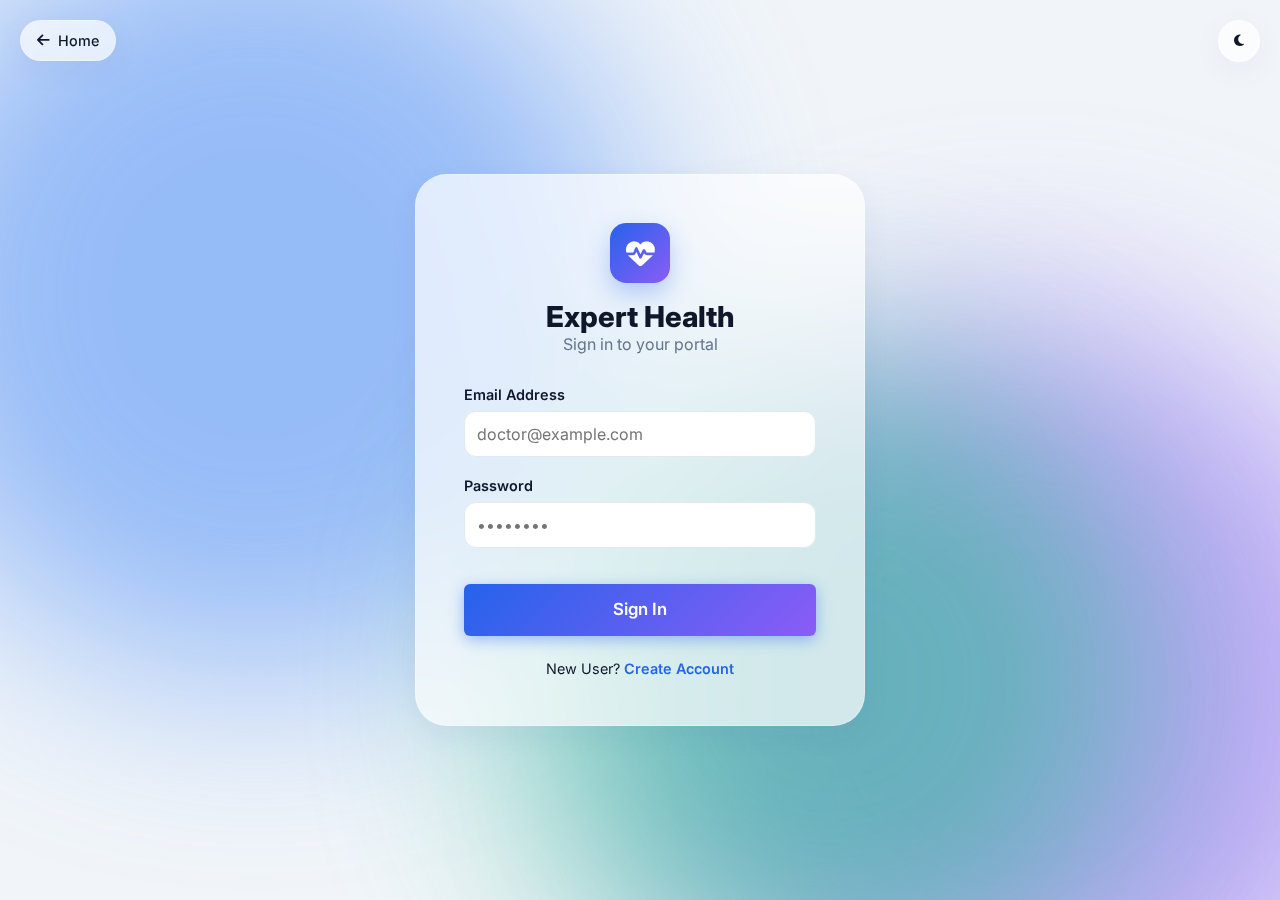
<file: frontend_app/appointments.html>
<!DOCTYPE html>
<html lang="en">

<head>
    <meta charset="UTF-8">
    <meta name="viewport" content="width=device-width, initial-scale=1.0">
    <title>Book Appointment - Expert Health Diagnosis</title>
    <link rel="stylesheet" href="css/style.css">
    <link rel="stylesheet" href="https://cdnjs.cloudflare.com/ajax/libs/font-awesome/6.4.0/css/all.min.css">
    <style>
        /* Enhanced Appointments Styling */
        .appointments-header {
            display: flex;
            justify-content: space-between;
            align-items: center;
            margin-bottom: 2rem;
        }

        .appointments-tabs {
            display: flex;
            gap: 1rem;
            margin-bottom: 2rem;
            border-bottom: 2px solid var(--border-color);
        }

        .tab-btn {
            padding: 0.75rem 1.5rem;
            border: none;
            background: none;
            color: var(--text-muted);
            font-weight: 500;
            cursor: pointer;
            position: relative;
            transition: all 0.3s;
        }

        .tab-btn.active {
            color: var(--primary);
        }

        .tab-btn.active::after {
            content: '';
            position: absolute;
            bottom: -2px;
            left: 0;
            right: 0;
            height: 2px;
            background: var(--primary);
        }

        .appointment-card {
            background: var(--bg-surface);
            border-radius: 12px;
            padding: 1.5rem;
            margin-bottom: 1rem;
            border: 1px solid var(--border-color);
            transition: all 0.3s;
            display: flex;
            gap: 1.5rem;
            align-items: start;
        }

        .appointment-card:hover {
            box-shadow: 0 4px 12px rgba(0, 0, 0, 0.08);
            transform: translateY(-2px);
        }

        .appointment-date-box {
            background: linear-gradient(135deg, var(--primary), #0ea5e9);
            color: white;
            border-radius: 12px;
            padding: 1rem;
            text-align: center;
            min-width: 80px;
        }

        .appointment-date-box .day {
            font-size: 2rem;
            font-weight: 700;
            line-height: 1;
        }

        .appointment-date-box .month {
            font-size: 0.85rem;
            text-transform: uppercase;
            opacity: 0.9;
            margin-top: 4px;
        }

        .appointment-details {
            flex: 1;
        }

        .appointment-doctor {
            display: flex;
            align-items: center;
            gap: 1rem;
            margin-bottom: 0.75rem;
        }

        .doctor-avatar {
            width: 48px;
            height: 48px;
            border-radius: 50%;
            background: color-mix(in srgb, var(--primary) 15%, transparent);
            color: var(--primary);
            display: flex;
            align-items: center;
            justify-content: center;
            font-weight: 600;
            font-size: 1.2rem;
        }

        .doctor-info h3 {
            margin: 0;
            font-size: 1.1rem;
            color: var(--text-main);
        }

        .doctor-info .specialization {
            font-size: 0.85rem;
            color: var(--text-muted);
            margin-top: 2px;
        }

        .appointment-meta {
            display: flex;
            flex-wrap: wrap;
            gap: 1.5rem;
            margin-top: 1rem;
            padding-top: 1rem;
            border-top: 1px solid var(--border-color);
        }

        .meta-item {
            display: flex;
            align-items: center;
            gap: 0.5rem;
            font-size: 0.9rem;
            color: var(--text-muted);
        }

        .meta-item i {
            color: var(--primary);
        }

        .appointment-status {
            padding: 0.4rem 1rem;
            border-radius: 20px;
            font-size: 0.85rem;
            font-weight: 500;
            align-self: flex-start;
        }

        .status-pending {
            background: color-mix(in srgb, #f59e0b 20%, transparent);
            color: color-mix(in srgb, #f59e0b 80%, white);
        }

        .status-confirmed {
            background: color-mix(in srgb, #10b981 20%, transparent);
            color: color-mix(in srgb, #10b981 80%, white);
        }

        .status-completed {
            background: color-mix(in srgb, #3b82f6 20%, transparent);
            color: color-mix(in srgb, #3b82f6 80%, white);
        }

        .status-cancelled {
            background: color-mix(in srgb, #ef4444 20%, transparent);
            color: color-mix(in srgb, #ef4444 80%, white);
        }

        .appointment-actions {
            display: flex;
            gap: 0.5rem;
            margin-top: 1rem;
        }

        .action-btn {
            padding: 0.5rem 1rem;
            border-radius: 8px;
            border: none;
            font-size: 0.85rem;
            cursor: pointer;
            transition: all 0.2s;
            display: flex;
            align-items: center;
            gap: 0.5rem;
        }

        .action-btn-primary {
            background: var(--primary);
            color: white;
        }

        .action-btn-outline {
            background: var(--bg-surface);
            color: var(--text-main);
            border: 1px solid var(--border-color);
        }

        .action-btn:hover {
            transform: translateY(-1px);
            box-shadow: 0 2px 8px rgba(0, 0, 0, 0.1);
        }

        .booking-form-container {
            background: var(--bg-surface);
            border: 1px solid var(--border-color);
            border-radius: 16px;
            padding: 2rem;
        }

        .form-grid {
            display: grid;
            grid-template-columns: repeat(auto-fit, minmax(250px, 1fr));
            gap: 1.5rem;
        }

        .doctor-select-card {
            display: flex;
            align-items: center;
            gap: 1rem;
            padding: 1rem;
            border-radius: 8px;
            border: 2px solid transparent;
            cursor: pointer;
            transition: all 0.3s;
            background: var(--bg-body);
        }

        .doctor-select-card:hover {
            border-color: var(--primary);
            box-shadow: 0 4px 12px rgba(34, 139, 230, 0.15);
        }

        .time-slots-grid {
            display: grid;
            grid-template-columns: repeat(auto-fill, minmax(140px, 1fr));
            gap: 0.75rem;
            margin-top: 0.5rem;
        }

        .time-slot-btn {
            padding: 0.75rem;
            border: 2px solid var(--border-color);
            background: var(--bg-body);
            border-radius: 8px;
            cursor: pointer;
            transition: all 0.2s;
            font-size: 0.9rem;
            text-align: center;
        }

        .time-slot-btn:hover {
            border-color: var(--primary);
            background: color-mix(in srgb, var(--primary) 10%, var(--bg-body));
        }

        .time-slot-btn.selected {
            background: var(--primary);
            color: white;
            border-color: var(--primary);
        }

        .empty-state {
            text-align: center;
            padding: 3rem 1rem;
            color: var(--text-muted);
        }

        .empty-state i {
            font-size: 4rem;
            margin-bottom: 1rem;
            opacity: 0.5;
        }

        @media (max-width: 768px) {
            .appointment-card {
                flex-direction: column;
            }

            .form-grid {
                grid-template-columns: 1fr;
            }
        }
    </style>
</head>

<body>
    <div class="app-container">
        <!-- Sidebar -->
        <aside class="sidebar" id="app-sidebar"></aside>

        <!-- Main Content -->
        <main class="main-content">
            <div class="appointments-header">
                <div>
                    <h1 class="page-title">Appointments</h1>
                    <p class="text-muted" style="margin-top: 0.5rem;">Manage your healthcare appointments</p>
                </div>
                <button class="btn btn-primary" onclick="showBookingForm()">
                    <i class="fas fa-plus"></i> New Appointment
                </button>
            </div>

            <!-- Tabs -->
            <div class="appointments-tabs">
                <button class="tab-btn active" onclick="switchTab('upcoming')">
                    <i class="fas fa-clock"></i> Upcoming
                </button>
                <button class="tab-btn" onclick="switchTab('past')">
                    <i class="fas fa-history"></i> Past
                </button>
                <button class="tab-btn" onclick="switchTab('cancelled')">
                    <i class="fas fa-ban"></i> Cancelled
                </button>
            </div>

            <!-- Appointments List -->
            <div id="appointmentsList">
                <p class="text-muted">Loading...</p>
            </div>

            <!-- Booking Form (Hidden by default) -->
            <div id="bookingFormSection" style="display: none; margin-top: 2rem;">
                <div class="booking-form-container">
                    <div
                        style="display: flex; justify-content: space-between; align-items: center; margin-bottom: 1.5rem;">
                        <h2 style="margin: 0; font-size: 1.5rem;">Schedule New Appointment</h2>
                        <button onclick="hideBookingForm()"
                            style="border: none; background: none; font-size: 1.5rem; cursor: pointer; color: var(--text-muted);">
                            <i class="fas fa-times"></i>
                        </button>
                    </div>

                    <form id="appointmentForm">
                        <div class="form-group">
                            <label class="form-label">Select Doctor</label>
                            <select class="form-control" id="doctorSelect" required>
                                <option value="">Choose a doctor...</option>
                            </select>
                        </div>

                        <div class="form-grid">
                            <div class="form-group">
                                <label class="form-label">
                                    <i class="fas fa-calendar"></i> Appointment Date
                                </label>
                                <input type="date" class="form-control" id="appointmentDate" required>
                            </div>
                        </div>

                        <div class="form-group">
                            <label class="form-label">
                                <i class="fas fa-clock"></i> Select Time Slot
                            </label>
                            <div class="time-slots-grid" id="timeSlotsContainer">
                                <!-- Time slots will be generated here -->
                            </div>
                            <input type="hidden" id="selectedTimeSlot" required>
                        </div>

                        <div class="form-group">
                            <label class="form-label">
                                <i class="fas fa-notes-medical"></i> Notes (Optional)
                            </label>
                            <textarea class="form-control" id="notes" rows="3"
                                placeholder="Any specific concerns or symptoms..."></textarea>
                        </div>

                        <div style="display: flex; gap: 1rem; margin-top: 2rem;">
                            <button type="button" onclick="hideBookingForm()" class="btn btn-outline" style="flex: 1;">
                                Cancel
                            </button>
                            <button type="submit" class="btn btn-primary" style="flex: 2;">
                                <i class="fas fa-calendar-check"></i> Confirm Appointment
                            </button>
                        </div>
                    </form>
                </div>
            </div>
        </main>
    </div>

    <script src="js/sidebar.js"></script>
    <script src="js/appointments.js"></script>
</body>

</html>
</file>
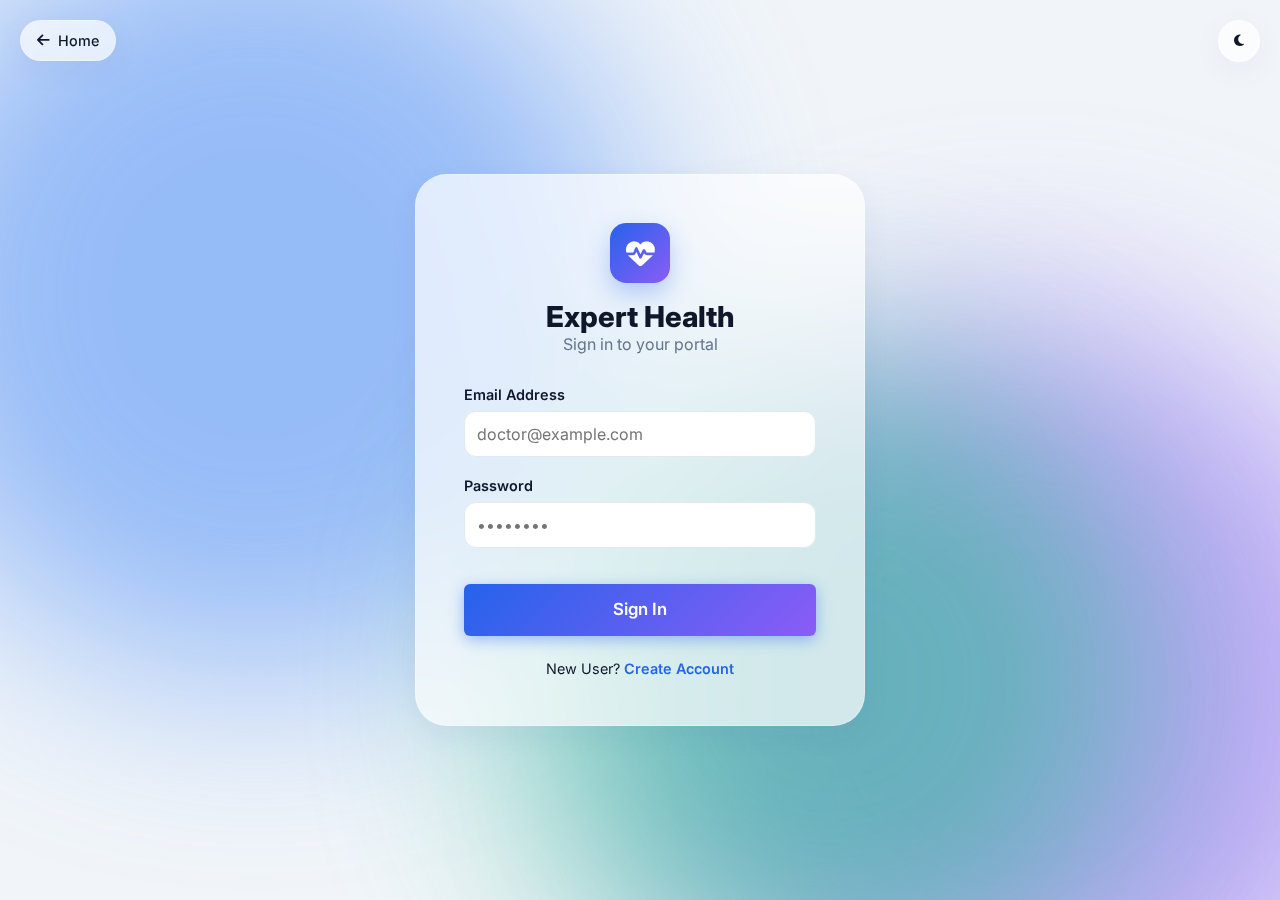
<file: frontend_app/assessment.html>
<!DOCTYPE html>
<html lang="en">

<head>
    <meta charset="UTF-8">
    <meta name="viewport" content="width=device-width, initial-scale=1.0">
    <title>Health Assessment | Expert Health</title>
    <link rel="stylesheet" href="https://cdnjs.cloudflare.com/ajax/libs/font-awesome/6.4.0/css/all.min.css">
    <link rel="stylesheet" href="css/style.css">
    <style>
        /* Enhanced Assessment Styling */
        .assessment-container {
            max-width: 900px;
            margin: 0 auto;
        }

        .progress-container {
            background: var(--bg-surface);
            border-radius: 16px;
            padding: 2rem;
            margin-bottom: 2rem;
            box-shadow: var(--shadow-sm);
            border: 1px solid var(--border-color);
        }

        .progress-header {
            display: flex;
            justify-content: space-between;
            align-items: center;
            margin-bottom: 1rem;
        }

        .progress-text {
            font-size: 0.9rem;
            color: var(--text-muted);
        }

        .progress-bar {
            height: 12px;
            background: var(--bg-body);
            border: 1px solid var(--border-color);
            border-radius: 20px;
            overflow: hidden;
            position: relative;
        }

        .progress-fill {
            height: 100%;
            background: linear-gradient(90deg, var(--primary), #0ea5e9);
            transition: width 0.5s ease;
            border-radius: 20px;
        }

        .question-card {
            background: var(--bg-surface);
            border-radius: 16px;
            padding: 2.5rem;
            margin-bottom: 2rem;
            box-shadow: var(--shadow-sm);
            border: 1px solid var(--border-color);
            animation: slideIn 0.3s ease-out;
        }

        @keyframes slideIn {
            from {
                opacity: 0;
                transform: translateY(20px);
            }

            to {
                opacity: 1;
                transform: translateY(0);
            }
        }

        .question-number {
            display: inline-block;
            background: linear-gradient(135deg, var(--primary), #0ea5e9);
            color: white;
            width: 40px;
            height: 40px;
            border-radius: 50%;
            display: flex;
            align-items: center;
            justify-content: center;
            font-weight: 700;
            font-size: 1.1rem;
            margin-bottom: 1rem;
        }

        .question-text {
            font-size: 1.25rem;
            font-weight: 600;
            color: var(--text-main);
            margin-bottom: 2rem;
            line-height: 1.5;
        }

        .option-group {
            display: grid;
            grid-template-columns: repeat(auto-fit, minmax(200px, 1fr));
            gap: 1rem;
        }

        .option-btn {
            background: var(--bg-body);
            border: 2px solid var(--border-color);
            padding: 1.5rem 1rem;
            border-radius: 12px;
            cursor: pointer;
            text-align: center;
            font-weight: 500;
            color: var(--text-main);
            transition: all 0.2s;
            position: relative;
            overflow: hidden;
        }

        .option-btn::before {
            content: '';
            position: absolute;
            top: 0;
            left: -100%;
            width: 100%;
            height: 100%;
            background: linear-gradient(90deg, transparent, rgba(255, 255, 255, 0.3), transparent);
            transition: left 0.5s;
        }

        .option-btn:hover::before {
            left: 100%;
        }

        .option-btn:hover {
            border-color: var(--primary);
            background: color-mix(in srgb, var(--primary) 10%, var(--bg-body));
            transform: translateY(-2px);
            box-shadow: var(--shadow-sm);
        }

        .option-btn.selected {
            background: linear-gradient(135deg, var(--primary), #0ea5e9);
            color: white;
            border-color: var(--primary);
            transform: translateY(-2px);
            box-shadow: 0 4px 16px rgba(34, 139, 230, 0.3);
        }

        .option-btn.selected::after {
            content: '\f00c';
            font-family: 'Font Awesome 6 Free';
            font-weight: 900;
            position: absolute;
            top: 8px;
            right: 8px;
            width: 24px;
            height: 24px;
            background: rgba(255, 255, 255, 0.3);
            border-radius: 50%;
            display: flex;
            align-items: center;
            justify-content: center;
            font-size: 0.75rem;
        }

        .option-label {
            display: block;
            font-size: 0.85rem;
            opacity: 0.9;
            margin-top: 0.5rem;
        }

        .navigation-buttons {
            display: flex;
            gap: 1rem;
            justify-content: space-between;
            margin-top: 2rem;
        }

        .btn-nav {
            padding: 1rem 2rem;
            border-radius: 12px;
            border: none;
            font-weight: 600;
            cursor: pointer;
            transition: all 0.2s;
            display: flex;
            align-items: center;
            gap: 0.5rem;
        }

        .btn-prev {
            background: var(--bg-surface);
            color: var(--text-main);
            border: 2px solid var(--border-color);
        }

        .btn-prev:hover {
            background: var(--bg-body);
        }

        .btn-next {
            background: linear-gradient(135deg, var(--primary), #0ea5e9);
            color: white;
            margin-left: auto;
        }

        .btn-next:hover {
            transform: translateY(-2px);
            box-shadow: 0 4px 16px rgba(34, 139, 230, 0.3);
        }

        /* Result Modal */
        .modal-overlay {
            position: fixed;
            top: 0;
            left: 0;
            width: 100%;
            height: 100%;
            background: rgba(0, 0, 0, 0.6);
            backdrop-filter: blur(4px);
            display: none;
            justify-content: center;
            align-items: center;
            z-index: 1000;
            animation: fadeIn 0.3s;
        }

        @keyframes fadeIn {
            from {
                opacity: 0;
            }

            to {
                opacity: 1;
            }
        }

        .modal-content {
            background: var(--bg-surface);
            padding: 3rem;
            border-radius: 20px;
            max-width: 500px;
            width: 90%;
            text-align: center;
            box-shadow: 0 20px 60px rgba(0, 0, 0, 0.3);
            border: 1px solid var(--border-color);
            animation: scaleIn 0.3s ease-out;
        }

        @keyframes scaleIn {
            from {
                transform: scale(0.9);
                opacity: 0;
            }

            to {
                transform: scale(1);
                opacity: 1;
            }
        }

        .result-icon {
            width: 80px;
            height: 80px;
            background: color-mix(in srgb, var(--primary) 15%, transparent);
            color: var(--primary);
            border-radius: 50%;
            display: flex;
            align-items: center;
            justify-content: center;
            margin: 0 auto 2rem auto;
            font-size: 2.5rem;
        }

        .risk-badge {
            display: inline-block;
            padding: 1rem 2rem;
            border-radius: 12px;
            font-size: 1.5rem;
            font-weight: 700;
            margin: 1.5rem 0;
        }

        .risk-low {
            background: #d1fae5;
            color: #065f46;
        }

        .risk-moderate {
            background: #fef3c7;
            color: #92400e;
        }

        .risk-high {
            background: #fee2e2;
            color: #991b1b;
        }

        .score-circle {
            width: 120px;
            height: 120px;
            border-radius: 50%;
            background: var(--bg-body);
            display: flex;
            flex-direction: column;
            align-items: center;
            justify-content: center;
            margin: 2rem auto;
            border: 4px solid var(--primary);
        }

        .score-number {
            font-size: 2.5rem;
            font-weight: 700;
            color: var(--primary);
        }

        .score-label {
            font-size: 0.85rem;
            color: var(--text-muted);
            margin-top: 0.25rem;
        }

        .intro-card {
            background: var(--bg-surface);
            border: 1px solid var(--border-color);
            border-radius: 16px;
            padding: 3rem;
            text-align: center;
            margin-bottom: 2rem;
        }

        .intro-icon {
            font-size: 4rem;
            color: var(--primary);
            margin-bottom: 1.5rem;
        }

        @media (max-width: 768px) {
            .option-group {
                grid-template-columns: 1fr;
            }

            .question-card {
                padding: 1.5rem;
            }
        }
    </style>
</head>

<body>

    <div class="app-container">
        <!-- Sidebar -->
        <aside class="sidebar" id="app-sidebar"></aside>

        <!-- Main Content -->
        <main class="main-content">
            <!-- <header class="top-bar">
                <div>
                    <h1 class="page-title">Health Assessment</h1>
                    <p class="text-muted">Complete a comprehensive health check for personalized insights</p>
                </div>
            </header> -->

            <div class="assessment-container">
                <!-- Introduction -->
                <div class="intro-card" id="intro-section">
                    <div class="hero-content">
                        <div class="hero-icon-wrapper">
                            <i class="fas fa-heartbeat hero-icon"></i>
                        </div>
                        <h2 class="hero-title">Your Health Journey Starts Here</h2>
                        <p class="hero-subtitle">
                            Take a moment to check in with your body. Our AI-powered assessment analyzes your symptoms
                            to guide you toward the right care.
                        </p>
                    </div>

                    <div class="features-grid">
                        <div class="feature-card">
                            <div class="feature-icon"><i class="fas fa-stethoscope"></i></div>
                            <h3>Analyze Symptoms</h3>
                            <p>Answer simple questions about how you feel.</p>
                        </div>
                        <div class="feature-card">
                            <div class="feature-icon"><i class="fas fa-chart-line"></i></div>
                            <h3>Get Insights</h3>
                            <p>Receive instant feedback on potential risks.</p>
                        </div>
                        <div class="feature-card">
                            <div class="feature-icon"><i class="fas fa-user-shield"></i></div>
                            <h3>Private & Secure</h3>
                            <p>Your health data is encrypted and safe.</p>
                        </div>
                    </div>

                    <div class="action-area">
                        <button onclick="startAssessment()" class="btn btn-primary btn-lg shine-effect">
                            Start Assessment <i class="fas fa-arrow-right" style="margin-left: 8px;"></i>
                        </button>
                        <p class="privacy-note"><i class="fas fa-lock"></i> HIPAA Compliant & Secure</p>
                    </div>
                </div>

                <style>
                    /* New Premium Styles for Intro */
                    .intro-card {
                        background: var(--bg-surface);
                        border-radius: 24px;
                        padding: 4rem 2rem;
                        text-align: center;
                        margin-bottom: 2rem;
                        box-shadow: var(--shadow-sm);
                        border: 1px solid var(--border-color);
                        overflow: hidden;
                        position: relative;
                    }

                    /* Background decoration */
                    .intro-card::before {
                        content: '';
                        position: absolute;
                        top: -50%;
                        left: -50%;
                        width: 200%;
                        height: 200%;
                        background: radial-gradient(circle at 50% 50%, rgba(37, 99, 235, 0.03) 0%, transparent 50%);
                        z-index: 0;
                        animation: rotateBg 20s linear infinite;
                    }

                    @keyframes rotateBg {
                        from {
                            transform: rotate(0deg);
                        }

                        to {
                            transform: rotate(360deg);
                        }
                    }

                    .hero-content,
                    .features-grid,
                    .action-area {
                        position: relative;
                        z-index: 1;
                    }

                    .hero-icon-wrapper {
                        width: 80px;
                        height: 80px;
                        background: color-mix(in srgb, var(--primary) 15%, transparent);
                        border-radius: 50%;
                        display: flex;
                        align-items: center;
                        justify-content: center;
                        margin: 0 auto 1.5rem;
                        box-shadow: var(--shadow-sm);
                    }

                    .hero-icon {
                        font-size: 2.5rem;
                        color: var(--primary);
                        animation: pulse 2s infinite;
                    }

                    @keyframes pulse {
                        0% {
                            transform: scale(1);
                        }

                        50% {
                            transform: scale(1.1);
                        }

                        100% {
                            transform: scale(1);
                        }
                    }

                    .hero-title {
                        font-size: 2.5rem;
                        font-weight: 800;
                        background: linear-gradient(135deg, #1e293b, #334155);
                        background-clip: text;
                        -webkit-background-clip: text;
                        -webkit-text-fill-color: transparent;
                        margin-bottom: 1rem;
                        letter-spacing: -0.5px;
                    }

                    .hero-subtitle {
                        font-size: 1.1rem;
                        color: var(--text-muted);
                        max-width: 600px;
                        margin: 0 auto 3rem;
                        line-height: 1.6;
                    }

                    .features-grid {
                        display: grid;
                        grid-template-columns: repeat(3, 1fr);
                        gap: 1.5rem;
                        margin-bottom: 3rem;
                        text-align: left;
                    }

                    .feature-card {
                        background: var(--bg-body);
                        padding: 1.5rem;
                        border-radius: 16px;
                        transition: all 0.3s;
                        border: 1px solid var(--border-color);
                    }

                    .feature-card:hover {
                        background: var(--bg-surface);
                        transform: translateY(-5px);
                        box-shadow: var(--shadow-sm);
                        border-color: var(--primary);
                    }

                    .feature-icon {
                        width: 40px;
                        height: 40px;
                        background: var(--bg-surface);
                        border-radius: 10px;
                        display: flex;
                        align-items: center;
                        justify-content: center;
                        color: var(--primary);
                        font-size: 1.2rem;
                        margin-bottom: 1rem;
                        box-shadow: var(--shadow-sm);
                    }

                    .feature-card h3 {
                        font-size: 1.1rem;
                        font-weight: 600;
                        margin-bottom: 0.5rem;
                        color: var(--text-main);
                    }

                    .feature-card p {
                        font-size: 0.9rem;
                        color: var(--text-muted);
                        line-height: 1.5;
                    }

                    .btn-lg {
                        padding: 1rem 3rem;
                        font-size: 1.1rem;
                        border-radius: 50px;
                        /* Pill shape */
                        box-shadow: 0 10px 20px rgba(37, 99, 235, 0.2);
                        transition: all 0.3s;
                    }

                    .btn-lg:hover {
                        transform: translateY(-2px) scale(1.02);
                        box-shadow: 0 15px 30px rgba(37, 99, 235, 0.3);
                    }

                    .shine-effect {
                        position: relative;
                        overflow: hidden;
                    }

                    .shine-effect::after {
                        content: '';
                        position: absolute;
                        top: 0;
                        left: -100%;
                        width: 100%;
                        height: 100%;
                        background: linear-gradient(90deg, transparent, rgba(255, 255, 255, 0.2), transparent);
                        animation: shine 3s infinite;
                    }

                    @keyframes shine {
                        0% {
                            left: -100%;
                        }

                        20% {
                            left: 100%;
                        }

                        100% {
                            left: 100%;
                        }
                    }

                    .privacy-note {
                        margin-top: 1rem;
                        font-size: 0.85rem;
                        color: #64748b;
                        display: flex;
                        align-items: center;
                        justify-content: center;
                        gap: 0.5rem;
                    }

                    @media (max-width: 768px) {
                        .features-grid {
                            grid-template-columns: 1fr;
                        }

                        .hero-title {
                            font-size: 2rem;
                        }
                    }
                </style>

                <!-- Progress Bar -->
                <div class="progress-container" id="progress-section" style="display: none;">
                    <div class="progress-header">
                        <div class="progress-text">
                            Question <span id="current-question">0</span> of <span id="total-questions">0</span>
                        </div>
                        <div class="progress-text">
                            <span id="progress-percentage">0</span>% Complete
                        </div>
                    </div>
                    <div class="progress-bar">
                        <div class="progress-fill" id="progress-fill" style="width: 0%"></div>
                    </div>
                </div>

                <!-- Questions Form -->
                <form id="assessment-form">
                    <div id="questions-container"></div>

                    <!-- Navigation Buttons -->
                    <div class="navigation-buttons" id="nav-buttons" style="display: none;">
                        <button type="button" class="btn-nav btn-prev" id="prev-btn" onclick="previousQuestion()">
                            <i class="fas fa-arrow-left"></i> Previous
                        </button>
                        <button type="button" class="btn-nav btn-next" id="next-btn" onclick="nextQuestion()">
                            Next <i class="fas fa-arrow-right"></i>
                        </button>
                        <button type="submit" class="btn-nav btn-next" id="submit-btn" style="display: none;">
                            <i class="fas fa-check"></i> Submit Assessment
                        </button>
                    </div>
                </form>
            </div>
        </main>
    </div>

    <!-- Result Modal -->
    <div class="modal-overlay" id="result-modal">
        <div class="modal-content">
            <div class="result-icon">
                <i class="fas fa-check-circle"></i>
            </div>
            <h2 style="margin-bottom: 0.5rem; font-size: 2rem;">Assessment Complete!</h2>
            <p class="text-muted" style="margin-bottom: 2rem;">Here are your results</p>

            <div class="score-circle">
                <div class="score-number" id="score-display">0</div>
                <div class="score-label">Total Score</div>
            </div>

            <div class="risk-badge" id="risk-display">
                Moderate Risk
            </div>

            <p class="text-muted" style="margin: 1.5rem 0; line-height: 1.6;">
                Based on your responses, we recommend consulting with a healthcare professional for a more detailed
                evaluation.
            </p>

            <div style="display: flex; gap: 1rem; margin-top: 2rem;">
                <button class="btn btn-outline" onclick="closeModal()" style="flex: 1;">
                    Close
                </button>
                <button class="btn btn-primary" onclick="findDoctors()" style="flex: 1;">
                    <i class="fas fa-user-md"></i> Find Specialists
                </button>
            </div>
        </div>
    </div>

    <script src="js/sidebar.js"></script>
    <script src="js/assessment.js"></script>
</body>

</html>
</file>
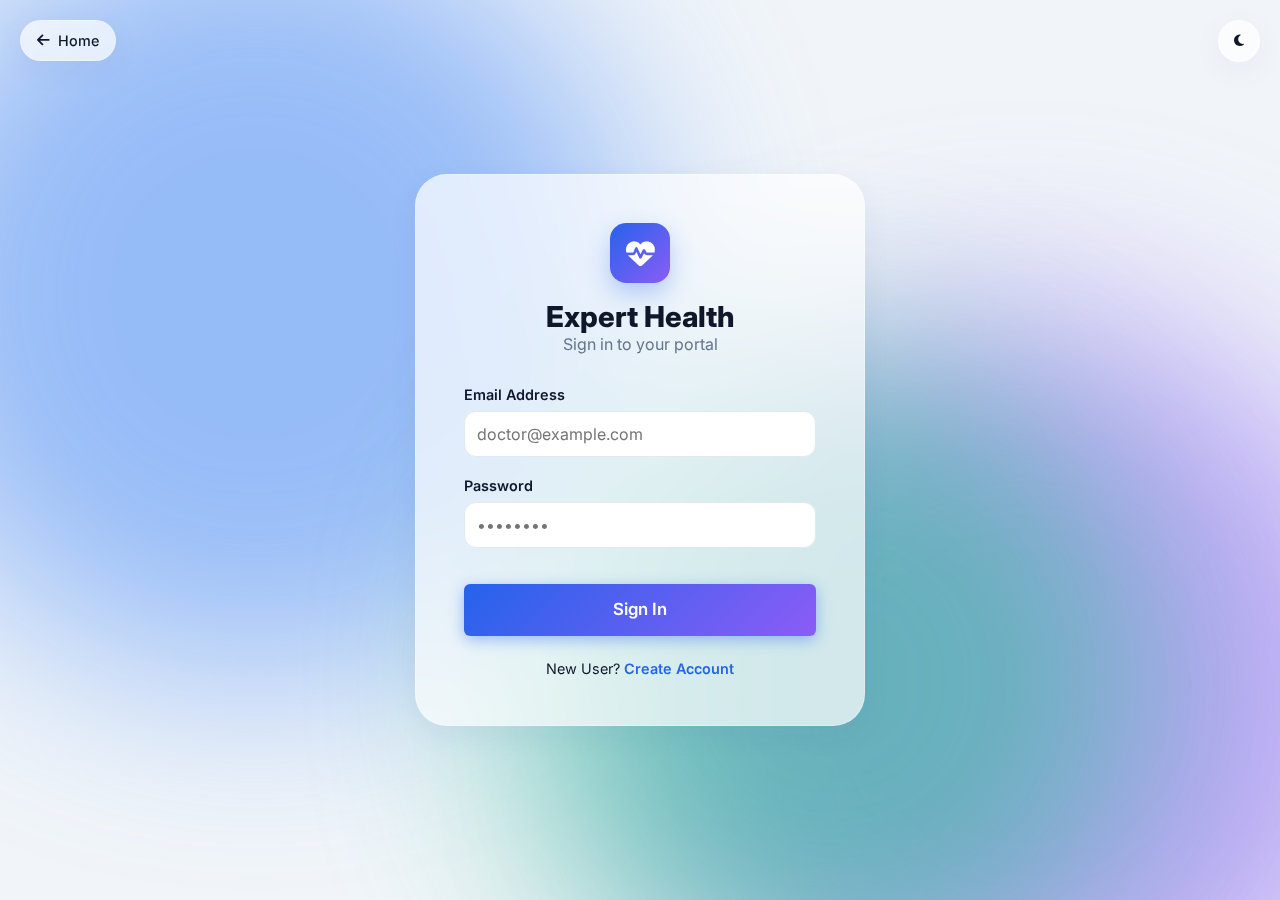
<file: frontend_app/auth.html>
<!DOCTYPE html>
<html lang="en">

<head>
    <meta charset="UTF-8">
    <meta name="viewport" content="width=device-width, initial-scale=1.0">
    <title>Login | Expert Health</title>
    <link rel="stylesheet" href="https://cdnjs.cloudflare.com/ajax/libs/font-awesome/6.4.0/css/all.min.css">
    <link rel="stylesheet" href="css/style.css">
    <style>
        /* Premium Auth Page Overrides */
        :root {
            --glass-bg: rgba(255, 255, 255, 0.7);
            --glass-border: rgba(255, 255, 255, 0.3);
            --glass-shadow: 0 8px 32px 0 rgba(31, 38, 135, 0.05);
            --orb-1: #3b82f6;
            --orb-2: #8b5cf6;
            --orb-3: #10b981;
        }

        body.theme-oled-dark {
            --glass-bg: rgba(10, 10, 10, 0.65);
            --glass-border: rgba(255, 255, 255, 0.05);
            --glass-shadow: 0 8px 32px 0 rgba(0, 0, 0, 0.5);
            --orb-1: #1d4ed8;
            --orb-2: #5b21b6;
            --orb-3: #047857;
        }

        body.auth-body {
            position: relative;
            background-color: var(--bg-body);
            transition: background-color 0.5s ease;
            overflow: hidden;
            display: flex;
            align-items: center;
            justify-content: center;
            min-height: 100vh;
            margin: 0;
        }

        /* Animated Background Orbs */
        .bg-orbs {
            position: fixed;
            top: 0;
            left: 0;
            width: 100vw;
            height: 100vh;
            overflow: hidden;
            z-index: -1;
            background: var(--bg-body);
            transition: background 0.5s ease;
        }

        .orb {
            position: absolute;
            border-radius: 50%;
            filter: blur(100px);
            opacity: 0.5;
            animation: floatOrb 20s infinite alternate ease-in-out;
            will-change: transform;
        }

        .orb:nth-child(1) {
            top: -10%;
            left: -10%;
            width: 60vw;
            height: 60vw;
            background: var(--orb-1);
            animation-duration: 25s;
        }

        .orb:nth-child(2) {
            bottom: -20%;
            right: -10%;
            width: 60vw;
            height: 60vw;
            background: var(--orb-2);
            animation-duration: 30s;
            animation-direction: alternate-reverse;
        }

        .orb:nth-child(3) {
            top: 40%;
            left: 40%;
            width: 50vw;
            height: 50vw;
            background: var(--orb-3);
            animation-duration: 22s;
        }

        @keyframes floatOrb {
            0% {
                transform: translate(0, 0) scale(1);
            }

            50% {
                transform: translate(15vw, 15vh) scale(1.1);
            }

            100% {
                transform: translate(-15vw, 5vh) scale(0.9);
            }
        }

        .glass-auth-card {
            background: var(--glass-bg);
            backdrop-filter: blur(20px);
            -webkit-backdrop-filter: blur(20px);
            border: 1px solid var(--glass-border);
            border-radius: 32px;
            padding: 3rem;
            box-shadow: var(--glass-shadow);
            width: 100%;
            max-width: 450px;
            z-index: 10;
            animation: fadeUp 0.8s cubic-bezier(0.165, 0.84, 0.44, 1);
        }

        @keyframes fadeUp {
            from {
                opacity: 0;
                transform: translateY(40px);
            }

            to {
                opacity: 1;
                transform: translateY(0);
            }
        }

        .btn-glass {
            background: linear-gradient(135deg, var(--primary), #8b5cf6) !important;
            color: white !important;
            border: none !important;
            font-weight: 600;
            box-shadow: 0 4px 15px rgba(37, 99, 235, 0.4);
            transition: all 0.3s cubic-bezier(0.175, 0.885, 0.32, 1.275) !important;
        }

        .btn-glass:hover {
            transform: translateY(-2px) scale(1.05);
            box-shadow: 0 8px 25px rgba(37, 99, 235, 0.6);
        }

        .theme-btn {
            background: transparent;
            border: 1px solid var(--glass-border);
            color: var(--text-main);
            width: 42px;
            height: 42px;
            border-radius: 50%;
            display: flex;
            align-items: center;
            justify-content: center;
            cursor: pointer;
            transition: all 0.3s;
        }

        .theme-btn:hover {
            background: var(--text-main);
            color: var(--bg-body);
        }

        .form-control {
            background: var(--bg-surface);
            border: 1px solid var(--border-color);
            color: var(--text-main);
        }

        .form-control:focus {
            border-color: var(--primary);
            box-shadow: 0 0 0 3px rgba(37, 99, 235, 0.1);
        }
    </style>
</head>

<body class="auth-body">

    <!-- Animated Glowing Orbs Background -->
    <div class="bg-orbs">
        <div class="orb"></div>
        <div class="orb"></div>
        <div class="orb"></div>
    </div>

    <!-- Theme and Navigation Buttons -->
    <a href="index.html" class="btn btn-outline"
        style="position: absolute; top: 20px; left: 20px; padding: 0.6rem 1rem; display: flex; align-items: center; justify-content: center; gap: 8px; border-radius: 100px; text-decoration: none; font-size: 0.9rem; font-weight: 500; border: 1px solid var(--glass-border); background: var(--glass-bg); backdrop-filter: blur(10px); color: var(--text-main); z-index: 1000; box-shadow: var(--glass-shadow);">
        <i class="fas fa-arrow-left"></i> Home
    </a>
    <button id="theme-toggle-btn" onclick="window.toggleTheme()" class="theme-btn"
        style="position: absolute; top: 20px; right: 20px; background: var(--glass-bg); backdrop-filter: blur(10px); z-index: 1000; box-shadow: var(--glass-shadow);">
        <i class="fas fa-moon"></i>
    </button>

    <div class="glass-auth-card">
        <div class="auth-header" style="text-align: center; margin-bottom: 2rem;">
            <div class="bento-icon"
                style="width: 60px; height: 60px; border-radius: 16px; background: linear-gradient(135deg, var(--primary), #8b5cf6); color: white; display: inline-flex; align-items: center; justify-content: center; font-size: 1.8rem; margin-bottom: 1rem; box-shadow: 0 10px 25px rgba(37, 99, 235, 0.3);">
                <i class="fas fa-heartbeat"></i>
            </div>
            <h2 style="font-weight: 800; font-size: 1.8rem;">Expert Health</h2>
            <p class="text-muted">Sign in to your portal</p>
        </div>

        <!-- Login Form -->
        <form id="login-form">
            <div class="form-group">
                <label class="form-label" style="font-weight: 600;">Email Address</label>
                <input type="email" class="form-control" name="email" required placeholder="doctor@example.com"
                    style="border-radius: 12px; padding: 12px;">
            </div>
            <div class="form-group">
                <label class="form-label" style="font-weight: 600;">Password</label>
                <input type="password" class="form-control" name="password" required placeholder="••••••••"
                    style="border-radius: 12px; padding: 12px;">
            </div>
            <button type="submit" class="btn btn-glass"
                style="width: 100%; padding: 14px !important; margin-top: 1rem; font-size: 1.05rem;">Sign In</button>
            <p style="margin-top: 1.5rem; font-size: 0.9rem; text-align: center;">
                New User? <span class="link" onclick="toggleAuth()"
                    style="color: var(--primary); cursor: pointer; font-weight: 600;">Create Account</span>
            </p>
        </form>

        <!-- Register Form -->
        <form id="register-form" style="display: none;">
            <div class="form-group">
                <label class="form-label" style="font-weight: 600;">Full Name</label>
                <input type="text" class="form-control" name="fullName" required placeholder="John Doe"
                    style="border-radius: 12px; padding: 12px;">
            </div>
            <div class="form-group">
                <label class="form-label" style="font-weight: 600;">Email Address</label>
                <input type="email" class="form-control" name="email" required placeholder="john@example.com"
                    style="border-radius: 12px; padding: 12px;">
            </div>
            <div class="form-group">
                <label class="form-label" style="font-weight: 600;">Password</label>
                <input type="password" class="form-control" name="password" required placeholder="••••••••"
                    style="border-radius: 12px; padding: 12px;">
            </div>
            <div class="form-group">
                <label class="form-label" style="font-weight: 600;">Role</label>
                <select class="form-control" name="role" style="border-radius: 12px; padding: 12px;">
                    <option value="PATIENT">Patient</option>
                    <option value="DOCTOR">Doctor</option>
                </select>
            </div>
            <button type="submit" class="btn btn-glass"
                style="width: 100%; padding: 14px !important; margin-top: 1rem; font-size: 1.05rem;">Create
                Account</button>
            <p style="margin-top: 1.5rem; font-size: 0.9rem; text-align: center;">
                Already have an account? <span class="link" onclick="toggleAuth()"
                    style="color: var(--primary); cursor: pointer; font-weight: 600;">Login</span>
            </p>
        </form>
    </div>

    <!-- JS Logic -->
    <script>
        const isLocalDev = window.location.hostname === 'localhost' && window.location.port !== '' && window.location.port !== '80';
        const API_BASE = isLocalDev ? 'http://localhost:8080/api/auth' : '/api/auth';
        const loginForm = document.getElementById('login-form');
        const registerForm = document.getElementById('register-form');

        // Check URL params
        const urlParams = new URLSearchParams(window.location.search);
        if (urlParams.get('mode') === 'register') {
            loginForm.style.display = 'none';
            registerForm.style.display = 'block';
        }

        function toggleAuth() {
            if (loginForm.style.display === 'none') {
                loginForm.style.display = 'block';
                registerForm.style.display = 'none';
            } else {
                loginForm.style.display = 'none';
                registerForm.style.display = 'block';
            }
        }

        loginForm.addEventListener('submit', async (e) => {
            e.preventDefault();
            const formData = new FormData(loginForm);
            const data = Object.fromEntries(formData.entries());

            try {
                const response = await fetch(`${API_BASE}/login`, {
                    method: 'POST',
                    headers: { 'Content-Type': 'application/json' },
                    body: JSON.stringify(data)
                });

                if (response.ok) {
                    const result = await response.json();
                    localStorage.setItem('token', result.token);

                    // SAVE USER INFO
                    // Ideally backend sends role. Since our simple JWT response might just be token,
                    // We need to fetch profile OR assume/decode.
                    // For THIS DEMO: I will fetch the profile immediately after login to confirm role.
                    // ... Or simply save the email/role if the backend returned it.
                    // Let's decode the JWT payload! (Standard practice)

                    const payload = JSON.parse(atob(result.token.split('.')[1]));
                    localStorage.setItem('userRole', payload.role || 'PATIENT');
                    // Note: Our JWT generation logic needs to include role in claims.
                    // If not, we might default to PATIENT. Let's assume PATIENT for now and fix backend if needed.

                    // Actually, let's just use the email pattern or ask user?
                    // Better: Let's simple fetch "GET /api/auth/me" if it existed.
                    // Plan B: Start simply. We will rely on the role claim if present.
                    // If the backend didn't put role in JWT, we are blind.
                    // Let's save the email "doctor" vs "patient" for the demo if JWT is generic.

                    if (payload.role) {
                        localStorage.setItem('userRole', payload.role);
                    } else if (data.email.includes("doctor")) {
                        localStorage.setItem('userRole', 'DOCTOR');
                    } else if (data.email.includes("admin")) {
                        localStorage.setItem('userRole', 'ADMIN');
                    } else {
                        localStorage.setItem('userRole', 'PATIENT');
                    }

                    const role = localStorage.getItem('userRole');
                    if (role === 'ADMIN') {
                        window.location.href = 'admin-dashboard.html';
                    } else {
                        window.location.href = 'dashboard.html';
                    }
                } else {
                    alert('Login Failed');
                }
            } catch (error) {
                console.error(error);
                alert('Network Error');
            }
        });

        registerForm.addEventListener('submit', async (e) => {
            e.preventDefault();
            const formData = new FormData(registerForm);
            const data = Object.fromEntries(formData.entries());

            try {
                const response = await fetch(`${API_BASE}/register`, {
                    method: 'POST',
                    headers: { 'Content-Type': 'application/json' },
                    body: JSON.stringify(data)
                });

                if (response.ok) {
                    alert('Registration Successful! Please Login.');
                    toggleAuth();
                } else {
                    alert('Registration Failed');
                }
            } catch (error) {
                console.error(error);
                alert('Error');
            }
        });

        // Theme Toggle Logic
        window.toggleTheme = function () {
            const isDark = document.body.classList.toggle('theme-oled-dark');
            localStorage.setItem('theme', isDark ? 'dark' : 'light');
            updateThemeUI(isDark);
        };

        function updateThemeUI(isDark) {
            const btn = document.getElementById('theme-toggle-btn');
            if (btn) {
                if (isDark) {
                    btn.innerHTML = '<i class="fas fa-sun"></i>';
                } else {
                    btn.innerHTML = '<i class="fas fa-moon"></i>';
                }
            }
        }

        // Apply on load
        if (localStorage.getItem('theme') === 'dark') {
            document.body.classList.add('theme-oled-dark');
            window.addEventListener('DOMContentLoaded', () => updateThemeUI(true));
        }
    </script>
</body>

</html>
</file>
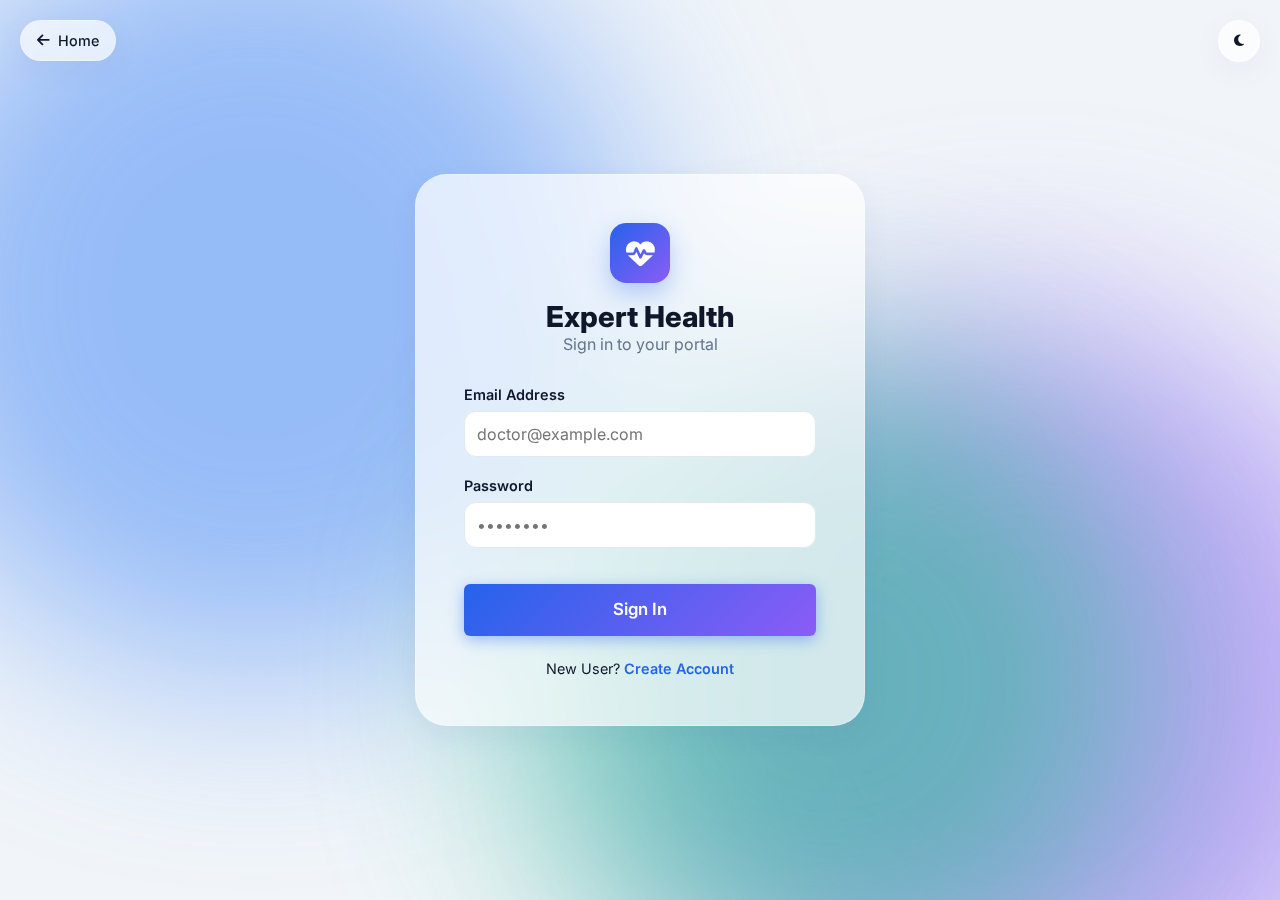
<file: frontend_app/profile.html>
<!DOCTYPE html>
<html lang="en">

<head>
    <meta charset="UTF-8">
    <meta name="viewport" content="width=device-width, initial-scale=1.0">
    <title>Profile | Expert Health</title>
    <meta name="description" content="Manage your Expert Health profile, personal information, and medical details.">
    <link rel="stylesheet" href="https://cdnjs.cloudflare.com/ajax/libs/font-awesome/6.4.0/css/all.min.css">
    <link rel="stylesheet" href="css/style.css">
</head>

<body class="bg-body">

    <div class="app-container">
        <!-- Sidebar -->
        <aside class="sidebar" id="app-sidebar"></aside>

        <!-- Main Content -->
        <main class="main-content">
            <header class="top-bar">
                <h1 class="page-title">My Profile</h1>
            </header>

            <div class="profile-container">
                <!-- Profile Header Card -->
                <div class="profile-header-card">
                    <div class="profile-header-content">
                        <div class="avatar-container">
                            <div class="avatar-circle" id="avatar-circle">
                                <span id="avatar-initial">U</span>
                            </div>
                            <button type="button" class="avatar-overlay" id="avatar-upload-btn" title="Change photo">
                                <i class="fas fa-camera"></i>
                            </button>
                        </div>
                        <div class="profile-header-info">
                            <h2 class="profile-header-name" id="profile-name">User Name</h2>
                            <p class="profile-header-email" id="profile-email">user@example.com</p>
                            <div class="profile-badges">
                                <span class="role-badge patient" id="role-badge">
                                    <i class="fas fa-user"></i> Patient
                                </span>
                                <span class="role-badge verified" id="verified-badge" style="display: none;">
                                    <i class="fas fa-check-circle"></i> Verified
                                </span>
                            </div>
                        </div>
                    </div>
                    <div class="profile-stats-row" id="profile-stats">
                        <div class="profile-stat" id="stat-appointments-container">
                            <span class="profile-stat-value" id="stat-appointments">0</span>
                            <span class="profile-stat-label">Completed Appointments</span>
                        </div>
                    </div>
                </div>

                <form id="profile-form">
                    <!-- Personal Information Section -->
                    <div class="profile-section">
                        <div class="profile-section-header">
                            <div class="profile-section-icon personal">
                                <i class="fas fa-user"></i>
                            </div>
                            <h3 class="profile-section-title">Personal Information</h3>
                        </div>
                        <div class="form-grid">
                            <div class="form-group">
                                <label class="form-label-enhanced">Full Name</label>
                                <div class="form-field-enhanced">
                                    <input type="text" class="form-control" id="fullName" required
                                        placeholder="Enter your full name">
                                    <i class="fas fa-user field-icon"></i>
                                </div>
                            </div>
                            <div class="form-group">
                                <label class="form-label-enhanced">Email Address</label>
                                <div class="form-field-enhanced">
                                    <input type="email" class="form-control" id="email" disabled
                                        style="cursor: not-allowed;">
                                    <i class="fas fa-envelope field-icon"></i>
                                </div>
                                <p class="form-hint">Email cannot be changed</p>
                            </div>
                            <div class="form-group">
                                <label class="form-label-enhanced">Phone Number</label>
                                <div class="form-field-enhanced">
                                    <input type="tel" class="form-control" id="phone" placeholder="+91 98765 43210">
                                    <i class="fas fa-phone field-icon"></i>
                                </div>
                            </div>
                            <div class="form-group">
                                <label class="form-label-enhanced">Address</label>
                                <div class="form-field-enhanced">
                                    <input type="text" class="form-control" id="address"
                                        placeholder="Enter your address">
                                    <i class="fas fa-map-marker-alt field-icon"></i>
                                </div>
                            </div>
                        </div>
                    </div>

                    <!-- Patient Medical Profile Section -->
                    <div class="profile-section" id="patient-fields" style="display: none;">
                        <div class="profile-section-header">
                            <div class="profile-section-icon medical">
                                <i class="fas fa-heartbeat"></i>
                            </div>
                            <h3 class="profile-section-title">Medical Profile</h3>
                        </div>
                        <div class="form-grid three-col">
                            <div class="form-group">
                                <label class="form-label-enhanced">Age</label>
                                <div class="form-field-enhanced">
                                    <input type="number" class="form-control" id="age" min="0" max="150"
                                        placeholder="25">
                                    <i class="fas fa-birthday-cake field-icon"></i>
                                </div>
                            </div>
                            <div class="form-group">
                                <label class="form-label-enhanced">Gender</label>
                                <select class="form-control" id="gender" style="height: 48px;">
                                    <option value="">Select Gender</option>
                                    <option value="Male">Male</option>
                                    <option value="Female">Female</option>
                                    <option value="Other">Other</option>
                                </select>
                            </div>
                            <div class="form-group">
                                <label class="form-label-enhanced">Blood Group</label>
                                <select class="form-control" id="bloodGroup" style="height: 48px;">
                                    <option value="">Select Blood Group</option>
                                    <option value="A+">A+</option>
                                    <option value="A-">A-</option>
                                    <option value="B+">B+</option>
                                    <option value="B-">B-</option>
                                    <option value="AB+">AB+</option>
                                    <option value="AB-">AB-</option>
                                    <option value="O+">O+</option>
                                    <option value="O-">O-</option>
                                </select>
                            </div>
                        </div>
                        <div class="form-grid" style="margin-top: 1.25rem;">
                            <div class="form-group full-width">
                                <label class="form-label-enhanced">Medical History</label>
                                <textarea class="form-control" id="medicalHistory" rows="4"
                                    placeholder="List any allergies, chronic conditions, past surgeries, or ongoing medications..."></textarea>
                                <p class="form-hint">This information helps doctors provide better care</p>
                            </div>
                        </div>
                    </div>

                    <!-- Doctor Professional Profile Section -->
                    <div class="profile-section" id="doctor-fields" style="display: none;">
                        <div class="profile-section-header">
                            <div class="profile-section-icon professional">
                                <i class="fas fa-stethoscope"></i>
                            </div>
                            <h3 class="profile-section-title">Professional Information</h3>
                        </div>
                        <div class="form-grid">
                            <div class="form-group">
                                <label class="form-label-enhanced">Specialization</label>
                                <div class="form-field-enhanced">
                                    <input type="text" class="form-control" id="specialization"
                                        placeholder="e.g. Cardiology">
                                    <i class="fas fa-user-md field-icon"></i>
                                </div>
                            </div>
                            <div class="form-group">
                                <label class="form-label-enhanced">Experience</label>
                                <div class="form-field-enhanced">
                                    <input type="text" class="form-control" id="experience" placeholder="e.g. 10 Years">
                                    <i class="fas fa-briefcase field-icon"></i>
                                </div>
                            </div>
                            <div class="form-group full-width">
                                <label class="form-label-enhanced">Professional Bio</label>
                                <textarea class="form-control" id="bio" rows="3"
                                    placeholder="Write a brief introduction about yourself, your approach to patient care..."></textarea>
                            </div>
                            <div class="form-group">
                                <label class="form-label-enhanced">Clinic Address</label>
                                <div class="form-field-enhanced">
                                    <input type="text" class="form-control" id="clinicAddress"
                                        placeholder="Enter clinic address">
                                    <i class="fas fa-hospital field-icon"></i>
                                </div>
                            </div>
                            <div class="form-group">
                                <label class="form-label-enhanced">Available Hours</label>
                                <div class="form-field-enhanced">
                                    <input type="text" class="form-control" id="availableHours"
                                        placeholder="e.g. 9:00 AM - 5:00 PM">
                                    <i class="fas fa-clock field-icon"></i>
                                </div>
                            </div>
                            <div class="form-group">
                                <label class="form-label-enhanced">Consultation Fee (₹)</label>
                                <div class="form-field-enhanced">
                                    <input type="number" class="form-control" id="consultationFee" placeholder="500">
                                    <i class="fas fa-rupee-sign field-icon"></i>
                                </div>
                            </div>
                            <div class="form-group">
                                <label class="form-label-enhanced">Languages Spoken</label>
                                <div class="form-field-enhanced">
                                    <input type="text" class="form-control" id="languagesSpoken"
                                        placeholder="English, Hindi">
                                    <i class="fas fa-language field-icon"></i>
                                </div>
                            </div>
                        </div>
                    </div>

                    <!-- Action Buttons -->
                    <div class="profile-actions">
                        <button type="button" class="btn-cancel" onclick="location.reload()">
                            <i class="fas fa-times"></i> Cancel
                        </button>
                        <button type="submit" id="save-btn" class="btn-save">
                            <i class="fas fa-save" id="save-icon"></i>
                            <span id="save-text">Save Changes</span>
                        </button>
                    </div>
                </form>
            </div>
        </main>
    </div>

    <!-- Toast Notification -->
    <div class="toast" id="toast">
        <i class="fas fa-check-circle" id="toast-icon"></i>
        <span id="toast-message">Profile updated successfully!</span>
    </div>

    <script src="js/sidebar.js"></script>
    <script src="js/profile.js"></script>
    <script>
        function logout() {
            localStorage.removeItem('token');
            localStorage.removeItem('userRole');
            window.location.href = 'auth.html';
        }
    </script>
</body>

</html>
</file>
<file: frontend_app/css/style.css>
@import url('https://fonts.googleapis.com/css2?family=Inter:wght@300;400;500;600;700&display=swap');

:root {
    /* Professional Medical Palette */
    --primary: #2563eb;
    /* Royal Blue */
    --primary-hover: #1d4ed8;
    --secondary: #64748b;
    /* Slate 500 */
    --success: #10b981;
    --danger: #ef4444;
    --warning: #f59e0b;

    --bg-body: #f1f5f9;
    /* Slate 100 */
    --bg-surface: #ffffff;
    --bg-sidebar: #0f172a;
    /* Slate 900 */

    --text-main: #0f172a;
    --text-muted: #64748b;
    --text-sidebar: #94a3b8;

    --border-color: #e2e8f0;
    --radius-sm: 6px;
    --radius-md: 10px;
    --radius-lg: 16px;

    --shadow-sm: 0 1px 2px 0 rgba(0, 0, 0, 0.05);
    --shadow-md: 0 4px 6px -1px rgba(0, 0, 0, 0.1);
}

* {
    margin: 0;
    padding: 0;
    box-sizing: border-box;
    font-family: 'Inter', sans-serif;
}

body {
    background-color: var(--bg-body);
    color: var(--text-main);
    display: flex;
    min-height: 100vh;
}

/* Layout: Sidebar + Main Content */
.app-container {
    display: flex;
    width: 100%;
}

/* Sidebar */
.sidebar {
    width: 250px;
    background-color: var(--bg-sidebar);
    color: white;
    display: flex;
    flex-direction: column;
    padding: 1.5rem;
    position: fixed;
    height: 100vh;
    left: 0;
    top: 0;
    z-index: 100;
}

.logo-area {
    display: flex;
    align-items: center;
    gap: 10px;
    margin-bottom: 3rem;
    font-size: 1.25rem;
    font-weight: 700;
    color: white;
}

.nav-links {
    list-style: none;
    display: flex;
    flex-direction: column;
    gap: 0.5rem;
}

.nav-item {
    padding: 12px 16px;
    border-radius: var(--radius-sm);
    color: var(--text-sidebar);
    text-decoration: none;
    display: flex;
    align-items: center;
    gap: 12px;
    font-weight: 500;
    transition: 0.2s;
    cursor: pointer;
}

.nav-item:hover,
.nav-item.active {
    background-color: rgba(255, 255, 255, 0.1);
    color: white;
}

.nav-item i {
    width: 20px;
    text-align: center;
}

.user-profile-mini {
    margin-top: auto;
    display: flex;
    align-items: center;
    gap: 12px;
    padding-top: 1rem;
    border-top: 1px solid rgba(255, 255, 255, 0.1);
}

/* Main Content */
.main-content {
    margin-left: 250px;
    flex: 1;
    padding: 2rem 3rem;
}

/* Header */
.top-bar {
    display: flex;
    justify-content: space-between;
    align-items: center;
    margin-bottom: 2rem;
}

.page-title {
    font-size: 1.5rem;
    font-weight: 600;
}

/* Cards */
.card {
    background: var(--bg-surface);
    border: 1px solid var(--border-color);
    border-radius: var(--radius-md);
    padding: 1.5rem;
    box-shadow: var(--shadow-sm);
    transition: 0.2s ease;
}

.card:hover {
    box-shadow: var(--shadow-md);
    transform: translateY(-2px);
}

/* Button Styles */
.btn {
    display: inline-flex;
    align-items: center;
    justify-content: center;
    gap: 0.5rem;
    padding: 0.625rem 1.25rem;
    font-size: 0.9rem;
    font-weight: 500;
    border-radius: var(--radius-sm);
    cursor: pointer;
    transition: all 0.2s ease;
    border: none;
    text-decoration: none;
    font-family: inherit;
    line-height: 1.4;
}

.btn-primary {
    background: var(--primary);
    color: white;
}

.btn-primary:hover {
    background: var(--primary-hover);
    transform: translateY(-1px);
    box-shadow: 0 4px 12px rgba(37, 99, 235, 0.3);
}

.btn-outline {
    background: transparent;
    color: var(--primary);
    border: 1px solid var(--primary);
}

.btn-outline:hover {
    background: var(--primary);
    color: white;
}

.btn-danger {
    background: var(--danger);
    color: white;
}

.btn-danger:hover {
    background: #dc2626;
}

.btn-success {
    background: var(--success);
    color: white;
}

.btn-success:hover {
    background: #059669;
}

/* Ensure anchor buttons display correctly */
a.btn {
    display: inline-flex;
}

/* Stats Grid */
.stats-grid {
    display: grid;
    grid-template-columns: repeat(auto-fit, minmax(240px, 1fr));
    gap: 1.5rem;
    margin-bottom: 2rem;
}

.stat-card {
    display: flex;
    align-items: center;
    gap: 1rem;
}

.stat-icon {
    width: 48px;
    height: 48px;
    border-radius: var(--radius-sm);
    display: flex;
    align-items: center;
    justify-content: center;
    font-size: 1.5rem;
}

.bg-blue-light {
    background: #e0f2fe;
    color: #0284c7;
}

.bg-green-light {
    background: #dcfce7;
    color: #16a34a;
}

.bg-purple-light {
    background: #f3e8ff;
    color: #9333ea;
}

/* Dashboard Actions Grid */
.action-grid {
    display: grid;
    grid-template-columns: repeat(auto-fit, minmax(300px, 1fr));
    gap: 1.5rem;
}

.action-card {
    display: flex;
    flex-direction: column;
    justify-content: space-between;
    height: 100%;
}

.action-card h3 {
    margin-bottom: 0.5rem;
    font-size: 1.1rem;
}

.action-card p {
    color: var(--text-muted);
    font-size: 0.9rem;
    margin-bottom: 1.5rem;
    line-height: 1.5;
}

/* Buttons */
.btn {
    display: inline-flex;
    align-items: center;
    justify-content: center;
    gap: 8px;
    padding: 10px 20px;
    border-radius: var(--radius-sm);
    font-weight: 500;
    font-size: 0.9rem;
    border: none;
    cursor: pointer;
    transition: 0.2s;
}

.btn-primary {
    background-color: var(--primary);
    color: white;
}

.btn-primary:hover {
    background-color: var(--primary-hover);
}

.btn-outline {
    background: transparent;
    border: 1px solid var(--border-color);
    color: var(--text-main);
}

.btn-outline:hover {
    background-color: var(--bg-surface);
    border-color: var(--primary);
}

/* Utilities */
.text-success {
    color: var(--success);
}

.text-danger {
    color: var(--danger);
}

.text-muted {
    color: var(--text-muted);
}

/* Auth Page Specific */
.auth-body {
    display: flex;
    align-items: center;
    justify-content: center;
    min-height: 100vh;
    background-color: var(--bg-body);
}

.auth-card {
    background: var(--bg-surface);
    padding: 2.5rem;
    border-radius: var(--radius-lg);
    box-shadow: var(--shadow-md);
    width: 400px;
    max-width: 90%;
    border: 1px solid var(--border-color);
    text-align: center;
}

.auth-header {
    margin-bottom: 2rem;
}

.auth-logo {
    font-size: 2rem;
    color: var(--primary);
    margin-bottom: 0.5rem;
}

.form-group {
    margin-bottom: 1.25rem;
    text-align: left;
}

.form-label {
    display: block;
    margin-bottom: 0.5rem;
    font-weight: 500;
    font-size: 0.9rem;
}

.form-control {
    width: 100%;
    padding: 10px 14px;
    border: 1px solid var(--border-color);
    border-radius: var(--radius-sm);
    font-size: 1rem;
    outline: none;
    transition: 0.2s;
}

.form-control:focus {
    border-color: var(--primary);
    box-shadow: 0 0 0 3px rgba(37, 99, 235, 0.1);
}

.link {
    color: var(--primary);
    text-decoration: none;
    font-weight: 500;
    font-size: 0.9rem;
    cursor: pointer;
}

/* Themes */
body.theme-doctor {
    --primary: #0d9488;
    /* Teal 600 */
    --primary-hover: #0f766e;
    --bg-sidebar: #111827;
    /* Gray 900 */
}

body.theme-admin {
    --primary: #7c3aed;
    /* Violet 600 */
    --primary-hover: #6d28d9;
    --bg-sidebar: #4c1d95;
    /* Violet 900 */
}

body.theme-oled-dark {
    --primary: #3b82f6;
    /* Keep a bright primary */
    --primary-hover: #2563eb;
    --bg-body: #000000;
    --bg-surface: #0a0a0a;
    --bg-sidebar: #000000;
    --text-main: #ffffff;
    --text-muted: #a1a1aa;
    --border-color: #27272a;
    --shadow-sm: 0 1px 2px 0 rgba(255, 255, 255, 0.05);
    --shadow-md: 0 4px 6px -1px rgba(255, 255, 255, 0.1);
}

/* OLED Dark Form Overrides */
body.theme-oled-dark .form-control {
    background-color: var(--bg-body);
    color: var(--text-main);
    border-color: var(--border-color);
}

body.theme-oled-dark .form-control:disabled {
    background-color: #1a1a1a;
    color: #6b7280;
    border-color: #333333;
}

body.theme-oled-dark .form-control:focus {
    background-color: var(--bg-surface);
    border-color: var(--primary);
}

body.theme-oled-dark .avatar-overlay {
    background-color: var(--bg-surface);
    border: 1px solid var(--border-color);
    color: var(--primary);
}

.table th {
    font-weight: 500;
    color: var(--text-muted);
    font-size: 0.85rem;
}

.table td {
    font-size: 0.9rem;
    color: var(--text-main);
}

/* =====================================================
   PROFILE MODULE STYLES
   ===================================================== */

/* Profile Container */
.profile-container {
    max-width: 900px;
    margin: 0 auto;
    padding-bottom: 2rem;
}

/* Profile Header Card */
.profile-header-card {
    background: linear-gradient(135deg, #2563eb 0%, #0891b2 100%);
    border-radius: var(--radius-lg);
    padding: 2rem 2.5rem;
    margin-bottom: 1.5rem;
    position: relative;
    overflow: hidden;
    box-shadow: 0 10px 40px -10px rgba(37, 99, 235, 0.4);
}

.profile-header-card::before {
    content: '';
    position: absolute;
    top: -50%;
    right: -20%;
    width: 60%;
    height: 200%;
    background: radial-gradient(circle, rgba(255, 255, 255, 0.1) 0%, transparent 70%);
    pointer-events: none;
}

.profile-header-content {
    display: flex;
    align-items: center;
    gap: 2rem;
    position: relative;
    z-index: 1;
}

/* Avatar Container */
.avatar-container {
    position: relative;
    flex-shrink: 0;
}

.avatar-circle {
    width: 120px;
    height: 120px;
    border-radius: 50%;
    background: rgba(255, 255, 255, 0.2);
    backdrop-filter: blur(10px);
    border: 4px solid rgba(255, 255, 255, 0.3);
    display: flex;
    align-items: center;
    justify-content: center;
    font-size: 3rem;
    font-weight: 600;
    color: white;
    transition: all 0.3s ease;
}

.avatar-circle:hover {
    transform: scale(1.05);
    border-color: rgba(255, 255, 255, 0.5);
}

.avatar-overlay {
    position: absolute;
    bottom: 0;
    right: 0;
    width: 40px;
    height: 40px;
    background: white;
    border-radius: 50%;
    display: flex;
    align-items: center;
    justify-content: center;
    color: var(--primary);
    cursor: pointer;
    box-shadow: 0 4px 12px rgba(0, 0, 0, 0.15);
    transition: all 0.3s ease;
}

.avatar-overlay:hover {
    transform: scale(1.1);
    background: #f8fafc;
}

/* Profile Info */
.profile-header-info {
    flex: 1;
    color: white;
}

.profile-header-name {
    font-size: 1.75rem;
    font-weight: 700;
    margin-bottom: 0.25rem;
}

.profile-header-email {
    font-size: 0.95rem;
    opacity: 0.9;
    margin-bottom: 0.75rem;
}

.profile-badges {
    display: flex;
    gap: 0.5rem;
    flex-wrap: wrap;
}

.role-badge {
    display: inline-flex;
    align-items: center;
    gap: 6px;
    padding: 6px 14px;
    border-radius: 20px;
    font-size: 0.8rem;
    font-weight: 600;
    text-transform: uppercase;
    letter-spacing: 0.5px;
}

.role-badge.patient {
    background: rgba(255, 255, 255, 0.2);
    color: white;
}

.role-badge.doctor {
    background: rgba(16, 185, 129, 0.3);
    color: #d1fae5;
}

.role-badge.verified {
    background: rgba(16, 185, 129, 0.9);
    color: white;
}

.role-badge.admin {
    background: rgba(124, 58, 237, 0.3);
    color: #ede9fe;
}

/* Profile Stats Row */
.profile-stats-row {
    display: flex;
    gap: 2rem;
    margin-top: 1.5rem;
    padding-top: 1.5rem;
    border-top: 1px solid rgba(255, 255, 255, 0.2);
}

.profile-stat {
    text-align: center;
}

.profile-stat-value {
    font-size: 1.5rem;
    font-weight: 700;
    display: block;
}

.profile-stat-label {
    font-size: 0.8rem;
    opacity: 0.8;
    text-transform: uppercase;
    letter-spacing: 0.5px;
}

/* Profile Section Card */
.profile-section {
    background: var(--bg-surface);
    border: 1px solid var(--border-color);
    border-radius: var(--radius-md);
    padding: 1.75rem;
    margin-bottom: 1.5rem;
    box-shadow: var(--shadow-sm);
    transition: all 0.3s ease;
}

.profile-section:hover {
    box-shadow: var(--shadow-md);
}

.profile-section-header {
    display: flex;
    align-items: center;
    gap: 0.75rem;
    margin-bottom: 1.5rem;
    padding-bottom: 1rem;
    border-bottom: 1px solid var(--border-color);
}

.profile-section-icon {
    width: 40px;
    height: 40px;
    border-radius: var(--radius-sm);
    display: flex;
    align-items: center;
    justify-content: center;
    font-size: 1.1rem;
}

.profile-section-icon.personal {
    background: #e0f2fe;
    color: #0284c7;
}

.profile-section-icon.medical {
    background: #dcfce7;
    color: #16a34a;
}

.profile-section-icon.professional {
    background: #f3e8ff;
    color: #9333ea;
}

.profile-section-title {
    font-size: 1.1rem;
    font-weight: 600;
    color: var(--text-main);
}

/* Enhanced Form Fields */
.form-grid {
    display: grid;
    grid-template-columns: repeat(2, 1fr);
    gap: 1.25rem;
}

.form-grid.three-col {
    grid-template-columns: repeat(3, 1fr);
}

.form-group.full-width {
    grid-column: 1 / -1;
}

.form-field-enhanced {
    position: relative;
}

.form-field-enhanced .form-control {
    padding-left: 42px;
    height: 48px;
    border-radius: var(--radius-sm);
    transition: all 0.2s ease;
}

.form-field-enhanced .form-control:focus {
    border-color: var(--primary);
    box-shadow: 0 0 0 4px rgba(37, 99, 235, 0.1);
}

.form-field-enhanced .field-icon {
    position: absolute;
    left: 14px;
    top: 50%;
    transform: translateY(-50%);
    color: var(--text-muted);
    font-size: 1rem;
    transition: color 0.2s;
    pointer-events: none;
}

.form-field-enhanced .form-control:focus+.field-icon,
.form-field-enhanced:focus-within .field-icon {
    color: var(--primary);
}

.form-field-enhanced textarea.form-control {
    padding-left: 14px;
    padding-top: 14px;
    height: auto;
    min-height: 100px;
    resize: vertical;
}

.form-label-enhanced {
    display: block;
    margin-bottom: 0.5rem;
    font-weight: 500;
    font-size: 0.9rem;
    color: var(--text-main);
}

.form-hint {
    font-size: 0.8rem;
    color: var(--text-muted);
    margin-top: 0.35rem;
}

/* Save Button Area */
.profile-actions {
    display: flex;
    justify-content: flex-end;
    gap: 1rem;
    padding-top: 1rem;
}

.btn-save {
    min-width: 160px;
    height: 48px;
    font-size: 1rem;
    font-weight: 600;
    border-radius: var(--radius-sm);
    background: linear-gradient(135deg, #2563eb 0%, #1d4ed8 100%);
    color: white;
    border: none;
    cursor: pointer;
    display: flex;
    align-items: center;
    justify-content: center;
    gap: 8px;
    transition: all 0.3s ease;
    position: relative;
    overflow: hidden;
}

.btn-save:hover {
    transform: translateY(-2px);
    box-shadow: 0 8px 25px -5px rgba(37, 99, 235, 0.5);
}

.btn-save:active {
    transform: translateY(0);
}

.btn-save.saving {
    pointer-events: none;
    opacity: 0.9;
}

.btn-save .spinner {
    width: 20px;
    height: 20px;
    border: 2px solid rgba(255, 255, 255, 0.3);
    border-top-color: white;
    border-radius: 50%;
    animation: spin 0.8s linear infinite;
}

@keyframes spin {
    to {
        transform: rotate(360deg);
    }
}

.btn-save.success {
    background: linear-gradient(135deg, #10b981 0%, #059669 100%);
}

.btn-cancel {
    height: 48px;
    padding: 0 24px;
    background: transparent;
    border: 1px solid var(--border-color);
    color: var(--text-main);
    border-radius: var(--radius-sm);
    font-weight: 500;
    cursor: pointer;
    transition: all 0.2s;
}

.btn-cancel:hover {
    background: #f8fafc;
    border-color: #cbd5e1;
}

/* Toast Notification */
.toast {
    position: fixed;
    bottom: 2rem;
    right: 2rem;
    padding: 1rem 1.5rem;
    border-radius: var(--radius-sm);
    background: #0f172a;
    color: white;
    font-weight: 500;
    display: flex;
    align-items: center;
    gap: 0.75rem;
    box-shadow: 0 10px 40px rgba(0, 0, 0, 0.2);
    transform: translateY(100px);
    opacity: 0;
    transition: all 0.3s ease;
    z-index: 1000;
}

.toast.show {
    transform: translateY(0);
    opacity: 1;
}

.toast.success {
    background: linear-gradient(135deg, #10b981 0%, #059669 100%);
}

.toast.error {
    background: linear-gradient(135deg, #ef4444 0%, #dc2626 100%);
}

/* Responsive Design */
@media (max-width: 768px) {
    .profile-header-content {
        flex-direction: column;
        text-align: center;
    }

    .profile-header-info {
        display: flex;
        flex-direction: column;
        align-items: center;
    }

    .profile-badges {
        justify-content: center;
    }

    .profile-stats-row {
        justify-content: center;
    }

    .form-grid {
        grid-template-columns: 1fr;
    }

    .form-grid.three-col {
        grid-template-columns: 1fr;
    }

    .profile-actions {
        flex-direction: column-reverse;
    }

    .btn-save,
    .btn-cancel {
        width: 100%;
    }
}

/* Form Control Enhancements for Select */
select.form-control {
    appearance: none;
    background-image: url("data:image/svg+xml,%3Csvg xmlns='http://www.w3.org/2000/svg' width='16' height='16' fill='%2364748b' viewBox='0 0 16 16'%3E%3Cpath d='M8 11L3 6h10l-5 5z'/%3E%3C/svg%3E");
    background-repeat: no-repeat;
    background-position: right 12px center;
    padding-right: 40px;
    cursor: pointer;
}

select.form-control:focus {
    background-image: url("data:image/svg+xml,%3Csvg xmlns='http://www.w3.org/2000/svg' width='16' height='16' fill='%232563eb' viewBox='0 0 16 16'%3E%3Cpath d='M8 11L3 6h10l-5 5z'/%3E%3C/svg%3E");
}

/* =====================================================
   DASHBOARD MODULE STYLES
   ===================================================== */

/* Dashboard Welcome Header */
.dashboard-header {
    margin-bottom: 2rem;
}

.dashboard-greeting {
    font-size: 1.75rem;
    font-weight: 700;
    color: var(--text-main);
    margin-bottom: 0.25rem;
}

.dashboard-greeting .user-name {
    background: linear-gradient(135deg, #2563eb 0%, #0891b2 100%);
    -webkit-background-clip: text;
    -webkit-text-fill-color: transparent;
    background-clip: text;
}

.dashboard-subtitle {
    color: var(--text-muted);
    font-size: 1rem;
}

.dashboard-header-actions {
    display: flex;
    gap: 0.75rem;
}

/* Enhanced Stats Grid */
.stats-grid-enhanced {
    display: grid;
    grid-template-columns: repeat(auto-fit, minmax(240px, 1fr));
    gap: 1.25rem;
    margin-bottom: 2rem;
}

/* Enhanced Stat Card */
.stat-card-enhanced {
    background: var(--bg-surface);
    border-radius: var(--radius-md);
    padding: 1.5rem;
    border: 1px solid var(--border-color);
    position: relative;
    overflow: hidden;
    transition: all 0.3s ease;
}

.stat-card-enhanced:hover {
    transform: translateY(-4px);
    box-shadow: 0 12px 24px -8px rgba(0, 0, 0, 0.15);
}

.stat-card-enhanced::before {
    content: '';
    position: absolute;
    top: 0;
    left: 0;
    right: 0;
    height: 4px;
    background: linear-gradient(90deg, var(--stat-color, #2563eb), var(--stat-color-end, #0891b2));
}

.stat-card-enhanced.blue {
    --stat-color: #2563eb;
    --stat-color-end: #0891b2;
}

.stat-card-enhanced.green {
    --stat-color: #10b981;
    --stat-color-end: #059669;
}

.stat-card-enhanced.purple {
    --stat-color: #8b5cf6;
    --stat-color-end: #7c3aed;
}

.stat-card-enhanced.orange {
    --stat-color: #f59e0b;
    --stat-color-end: #d97706;
}

.stat-card-content {
    display: flex;
    align-items: flex-start;
    gap: 1rem;
}

.stat-icon-enhanced {
    width: 52px;
    height: 52px;
    border-radius: var(--radius-sm);
    display: flex;
    align-items: center;
    justify-content: center;
    font-size: 1.4rem;
    flex-shrink: 0;
}

.stat-icon-enhanced.blue {
    background: color-mix(in srgb, #2563eb 15%, transparent);
    color: #2563eb;
}

.stat-icon-enhanced.green {
    background: color-mix(in srgb, #10b981 15%, transparent);
    color: #10b981;
}

.stat-icon-enhanced.purple {
    background: color-mix(in srgb, #8b5cf6 15%, transparent);
    color: #8b5cf6;
}

.stat-icon-enhanced.orange {
    background: color-mix(in srgb, #f59e0b 15%, transparent);
    color: #f59e0b;
}

.stat-info {
    flex: 1;
}

.stat-label {
    font-size: 0.85rem;
    color: var(--text-muted);
    margin-bottom: 0.25rem;
}

.stat-value {
    font-size: 2rem;
    font-weight: 700;
    color: var(--text-main);
    line-height: 1.2;
}

.stat-trend {
    font-size: 0.8rem;
    margin-top: 0.5rem;
    display: flex;
    align-items: center;
    gap: 4px;
}

.stat-trend.up {
    color: #10b981;
}

.stat-trend.down {
    color: #ef4444;
}

/* Section Header */
.section-header {
    display: flex;
    align-items: center;
    justify-content: space-between;
    margin-bottom: 1.25rem;
}

.section-title {
    font-size: 1.15rem;
    font-weight: 600;
    color: var(--text-main);
    display: flex;
    align-items: center;
    gap: 0.5rem;
}

.section-title i {
    color: var(--primary);
    font-size: 1rem;
}

/* Enhanced Action Grid */
.action-grid-enhanced {
    display: grid;
    grid-template-columns: repeat(auto-fit, minmax(280px, 1fr));
    gap: 1.25rem;
    margin-bottom: 2rem;
}

/* Enhanced Action Card */
.action-card-enhanced {
    background: var(--bg-surface);
    border: 1px solid var(--border-color);
    border-radius: var(--radius-md);
    padding: 1.5rem;
    display: flex;
    flex-direction: column;
    transition: all 0.3s ease;
    position: relative;
    overflow: hidden;
}

.action-card-enhanced:hover {
    transform: translateY(-4px);
    box-shadow: 0 12px 24px -8px rgba(0, 0, 0, 0.12);
    border-color: transparent;
}

.action-card-enhanced:hover::before {
    opacity: 1;
}

.action-card-enhanced::before {
    content: '';
    position: absolute;
    inset: 0;
    border-radius: var(--radius-md);
    padding: 1px;
    background: linear-gradient(135deg, var(--action-color, #2563eb), var(--action-color-end, #0891b2));
    -webkit-mask: linear-gradient(#fff 0 0) content-box, linear-gradient(#fff 0 0);
    mask: linear-gradient(#fff 0 0) content-box, linear-gradient(#fff 0 0);
    -webkit-mask-composite: xor;
    mask-composite: exclude;
    opacity: 0;
    transition: opacity 0.3s;
    pointer-events: none;
    /* Allow clicks to pass through to buttons */
}

.action-card-enhanced.blue {
    --action-color: #2563eb;
    --action-color-end: #0891b2;
}

.action-card-enhanced.green {
    --action-color: #10b981;
    --action-color-end: #059669;
}

.action-card-enhanced.purple {
    --action-color: #8b5cf6;
    --action-color-end: #7c3aed;
}

.action-icon {
    width: 48px;
    height: 48px;
    border-radius: var(--radius-sm);
    display: flex;
    align-items: center;
    justify-content: center;
    font-size: 1.3rem;
    margin-bottom: 1rem;
}

.action-icon.blue {
    background: color-mix(in srgb, #2563eb 15%, transparent);
    color: #2563eb;
}

.action-icon.green {
    background: color-mix(in srgb, #10b981 15%, transparent);
    color: #10b981;
}

.action-icon.purple {
    background: color-mix(in srgb, #8b5cf6 15%, transparent);
    color: #8b5cf6;
}

.action-icon.teal {
    background: color-mix(in srgb, #0d9488 15%, transparent);
    color: #0d9488;
}

.action-card-enhanced h3 {
    font-size: 1.1rem;
    font-weight: 600;
    margin-bottom: 0.5rem;
    color: var(--text-main);
}

.action-card-enhanced p {
    font-size: 0.9rem;
    color: var(--text-muted);
    line-height: 1.5;
    margin-bottom: 1.25rem;
    flex: 1;
}

.action-card-enhanced .btn {
    width: 100%;
}

/* Data Card (for tables/lists) */
.data-card {
    background: var(--bg-surface);
    border: 1px solid var(--border-color);
    border-radius: var(--radius-md);
    overflow: hidden;
    margin-bottom: 1.5rem;
}

.data-card-header {
    display: flex;
    align-items: center;
    justify-content: space-between;
    padding: 1.25rem 1.5rem;
    border-bottom: 1px solid var(--border-color);
    background: var(--bg-surface);
}

.data-card-title {
    font-size: 1rem;
    font-weight: 600;
    color: var(--text-main);
    display: flex;
    align-items: center;
    gap: 0.5rem;
}

.data-card-title i {
    color: var(--primary);
}

.data-card-actions {
    display: flex;
    gap: 0.5rem;
}

.data-card-body {
    padding: 0;
}

/* Enhanced Table */
.data-table {
    width: 100%;
    border-collapse: collapse;
}

.data-table thead {
    background: #f8fafc;
}

body.theme-oled-dark .data-table thead {
    background: #121212;
}

.data-table th {
    padding: 0.875rem 1.25rem;
    text-align: left;
    font-size: 0.8rem;
    font-weight: 600;
    color: var(--text-muted);
    text-transform: uppercase;
    letter-spacing: 0.5px;
    border-bottom: 1px solid var(--border-color);
}

.data-table td {
    padding: 1rem 1.25rem;
    font-size: 0.9rem;
    color: var(--text-main);
    border-bottom: 1px solid var(--border-color);
}

.data-table tbody tr {
    transition: background 0.2s;
}

.data-table tbody tr:hover {
    background: #f8fafc;
}

body.theme-oled-dark .data-table tbody tr:hover {
    background: #1a1a1a;
}

.data-table tbody tr:last-child td {
    border-bottom: none;
}

/* Status Badge */
.status-badge {
    display: inline-flex;
    align-items: center;
    gap: 4px;
    padding: 4px 10px;
    border-radius: 20px;
    font-size: 0.75rem;
    font-weight: 600;
}

.status-badge.pending {
    background: #fef3c7;
    color: #d97706;
}

.status-badge.confirmed {
    background: #dbeafe;
    color: #2563eb;
}

.status-badge.completed {
    background: #d1fae5;
    color: #059669;
}

.status-badge.cancelled {
    background: #fee2e2;
    color: #dc2626;
}

/* Empty State */
.empty-state {
    text-align: center;
    padding: 3rem 2rem;
}

.empty-state-icon {
    width: 80px;
    height: 80px;
    background: linear-gradient(135deg, #eff6ff 0%, #dbeafe 100%);
    color: var(--primary);
    border-radius: 50%;
    display: flex;
    align-items: center;
    justify-content: center;
    margin: 0 auto 1.25rem;
    font-size: 2rem;
}

.empty-state h4 {
    font-size: 1.1rem;
    font-weight: 600;
    margin-bottom: 0.5rem;
    color: var(--text-main);
}

.empty-state p {
    color: var(--text-muted);
    margin-bottom: 1.5rem;
    max-width: 300px;
    margin-left: auto;
    margin-right: auto;
}

/* Appointment Row */
.appointment-row {
    display: flex;
    align-items: center;
    justify-content: space-between;
    padding: 1rem 1.25rem;
    border-bottom: 1px solid var(--border-color);
    transition: background 0.2s;
}

.appointment-row:hover {
    background: var(--bg-body);
}

.appointment-row:last-child {
    border-bottom: none;
}

.appointment-info {
    display: flex;
    align-items: center;
    gap: 1rem;
}

.appointment-avatar {
    width: 44px;
    height: 44px;
    border-radius: 50%;
    background: linear-gradient(135deg, #eff6ff 0%, #dbeafe 100%);
    color: var(--primary);
    display: flex;
    align-items: center;
    justify-content: center;
    font-weight: 600;
    font-size: 1rem;
}

.appointment-details h4 {
    font-size: 0.95rem;
    font-weight: 600;
    margin-bottom: 0.15rem;
}

.appointment-details p {
    font-size: 0.85rem;
    color: var(--text-muted);
    display: flex;
    align-items: center;
    gap: 0.5rem;
}

.appointment-details p i {
    font-size: 0.75rem;
}

/* Responsive Dashboard */
@media (max-width: 768px) {
    .dashboard-header {
        flex-direction: column;
        gap: 1rem;
    }

    .dashboard-header-actions {
        width: 100%;
    }

    .dashboard-header-actions .btn {
        flex: 1;
    }

    .stats-grid-enhanced {
        grid-template-columns: 1fr;
    }

    .action-grid-enhanced {
        grid-template-columns: 1fr;
    }

    .data-card-header {
        flex-direction: column;
        gap: 1rem;
        align-items: flex-start;
    }

    .data-card-actions {
        width: 100%;
    }

    .data-card-actions .btn {
        flex: 1;
    }
}

/* Appointment Summary Grid */
.appointment-summary-grid {
    display: grid;
    grid-template-columns: repeat(4, 1fr);
    gap: 1rem;
    padding: 1.5rem;
}

.appointment-stat {
    display: flex;
    align-items: center;
    gap: 1rem;
    padding: 1.25rem;
    border-radius: var(--radius-sm);
    background: var(--bg-body);
    transition: all 0.3s ease;
}

.appointment-stat:hover {
    transform: translateY(-2px);
    box-shadow: 0 4px 12px rgba(0, 0, 0, 0.08);
}

.appointment-stat.pending {
    background: color-mix(in srgb, #f59e0b 10%, transparent);
}

.appointment-stat.confirmed {
    background: color-mix(in srgb, #2563eb 10%, transparent);
}

.appointment-stat.completed {
    background: color-mix(in srgb, #10b981 10%, transparent);
}

.appointment-stat.cancelled {
    background: color-mix(in srgb, #ef4444 10%, transparent);
}

.appointment-stat-icon {
    width: 48px;
    height: 48px;
    border-radius: var(--radius-sm);
    display: flex;
    align-items: center;
    justify-content: center;
    font-size: 1.25rem;
}

.appointment-stat.pending .appointment-stat-icon {
    background: color-mix(in srgb, #d97706 15%, transparent);
    color: #d97706;
}

.appointment-stat.confirmed .appointment-stat-icon {
    background: color-mix(in srgb, #2563eb 15%, transparent);
    color: #2563eb;
}

.appointment-stat.completed .appointment-stat-icon {
    background: color-mix(in srgb, #059669 15%, transparent);
    color: #059669;
}

.appointment-stat.cancelled .appointment-stat-icon {
    background: color-mix(in srgb, #dc2626 15%, transparent);
    color: #dc2626;
}

.appointment-stat-info {
    display: flex;
    flex-direction: column;
}

.appointment-stat-value {
    font-size: 1.75rem;
    font-weight: 700;
    line-height: 1.2;
}

.appointment-stat.pending .appointment-stat-value {
    color: #d97706;
}

.appointment-stat.confirmed .appointment-stat-value {
    color: #2563eb;
}

.appointment-stat.completed .appointment-stat-value {
    color: #059669;
}

.appointment-stat.cancelled .appointment-stat-value {
    color: #dc2626;
}

.appointment-stat-label {
    font-size: 0.85rem;
    color: var(--text-muted);
    font-weight: 500;
}

@media (max-width: 768px) {
    .appointment-summary-grid {
        grid-template-columns: repeat(2, 1fr);
    }
}

@media (max-width: 480px) {
    .appointment-summary-grid {
        grid-template-columns: 1fr;
    }
}

/* =========================================
   Chat Module Styles
   ========================================= */

.chat-layout {
    display: flex;
    height: calc(100vh - 140px);
    background: var(--bg-surface);
    border: 1px solid var(--border-color);
    border-radius: var(--radius-md);
    overflow: hidden;
    box-shadow: 0 10px 40px -10px rgba(0, 0, 0, 0.1);
    margin-top: 1rem;
}

/* Chat Sidebar - Dark Theme */
.chat-sidebar {
    width: 340px;
    background: #1e293b;
    /* Dark slate */
    color: white;
    display: flex;
    flex-direction: column;
    border-right: none;
}

.chat-sidebar-header {
    padding: 1.5rem;
    border-bottom: 1px solid rgba(255, 255, 255, 0.1);
    background: transparent;
}

.chat-sidebar-header h2 {
    color: white;
}

.chat-search-container {
    margin-top: 1rem;
    position: relative;
}

.chat-search-input {
    width: 100%;
    padding: 0.75rem 1rem 0.75rem 2.5rem;
    border: 1px solid rgba(255, 255, 255, 0.1);
    border-radius: var(--radius-sm);
    background: rgba(255, 255, 255, 0.05);
    /* Transparent white */
    font-size: 0.9rem;
    color: white;
    transition: all 0.2s;
}

.chat-search-input::placeholder {
    color: rgba(255, 255, 255, 0.4);
}

.chat-search-input:focus {
    background: rgba(255, 255, 255, 0.1);
    border-color: var(--primary);
    outline: none;
    box-shadow: 0 0 0 3px rgba(37, 99, 235, 0.3);
}

.chat-search-icon {
    position: absolute;
    left: 1rem;
    top: 50%;
    transform: translateY(-50%);
    color: rgba(255, 255, 255, 0.4);
}

.chat-list {
    flex: 1;
    overflow-y: auto;
}

/* Scrollbar adjustment for dark sidebar */
.chat-list::-webkit-scrollbar-thumb {
    background-color: rgba(255, 255, 255, 0.1);
}

.chat-list-item {
    padding: 1.25rem;
    border-bottom: 1px solid rgba(255, 255, 255, 0.05);
    cursor: pointer;
    transition: 0.2s;
    display: flex;
    gap: 15px;
    align-items: center;
    position: relative;
}

.chat-list-item:hover {
    background: rgba(255, 255, 255, 0.05);
}

.chat-list-item.active {
    background: rgba(37, 99, 235, 0.2);
    /* Primary transparent */
    border-right: 3px solid var(--primary);
}

.chat-avatar-container {
    position: relative;
}

.chat-avatar {
    width: 50px;
    height: 50px;
    border-radius: 50%;
    background: linear-gradient(135deg, var(--primary), #3b82f6);
    color: white;
    display: flex;
    align-items: center;
    justify-content: center;
    font-weight: 600;
    font-size: 1.2rem;
    border: 2px solid rgba(255, 255, 255, 0.1);
    box-shadow: 0 4px 6px rgba(0, 0, 0, 0.1);
}

.chat-status-indicator {
    position: absolute;
    bottom: 2px;
    right: 2px;
    width: 12px;
    height: 12px;
    border-radius: 50%;
    border: 2px solid #1e293b;
    /* Match sidebar bg */
}

.status-online {
    background: #22c55e;
}

.status-offline {
    background: #94a3b8;
}

.chat-info {
    flex: 1;
    min-width: 0;
}

.chat-name {
    font-weight: 600;
    font-size: 1rem;
    color: white;
    margin-bottom: 4px;
}

.chat-preview {
    font-size: 0.85rem;
    color: rgba(255, 255, 255, 0.5);
    white-space: nowrap;
    overflow: hidden;
    text-overflow: ellipsis;
}

/* Active chat preview text works better with lighter color */
.chat-list-item.active .chat-preview {
    color: rgba(255, 255, 255, 0.8);
}

/* Main Chat Area */
.chat-main {
    flex: 1;
    display: flex;
    flex-direction: column;
    background: var(--bg-surface);
    position: relative;
}

.chat-header {
    padding: 1rem 1.5rem;
    border-bottom: 1px solid var(--border-color);
    display: flex;
    justify-content: space-between;
    align-items: center;
    background: color-mix(in srgb, var(--bg-surface) 90%, transparent);
    backdrop-filter: blur(10px);
    z-index: 10;
}

.chat-messages {
    flex: 1;
    padding: 2rem;
    overflow-y: auto;
    display: flex;
    flex-direction: column;
    gap: 1rem;
    background: var(--bg-body);
    background-image: radial-gradient(var(--border-color) 1px, transparent 1px);
    background-size: 20px 20px;
}

.message {
    max-width: 70%;
    padding: 12px 16px;
    border-radius: 16px;
    font-size: 0.95rem;
    line-height: 1.5;
    position: relative;
    box-shadow: 0 1px 2px rgba(0, 0, 0, 0.05);
}

.msg-sent {
    align-self: flex-end;
    background: linear-gradient(135deg, var(--primary), var(--primary-hover));
    color: white;
    border-bottom-right-radius: 4px;
}

.msg-received {
    align-self: flex-start;
    background: var(--bg-surface);
    border: 1px solid var(--border-color);
    color: var(--text-main);
    border-bottom-left-radius: 4px;
}

.message-timestamp {
    font-size: 0.7rem;
    margin-top: 4px;
    opacity: 0.8;
    text-align: right;
}

.msg-received .message-timestamp {
    color: var(--text-muted);
}

/* Input Area */
.chat-input-area {
    padding: 1.5rem;
    background: var(--bg-surface);
    border-top: 1px solid var(--border-color);
}

.input-container {
    display: flex;
    gap: 0.75rem;
    background: var(--bg-body);
    padding: 0.5rem;
    border-radius: 24px;
    border: 1px solid transparent;
    transition: border-color 0.2s;
}

.input-container:focus-within {
    border-color: var(--primary);
    background: var(--bg-surface);
    box-shadow: 0 0 0 3px rgba(37, 99, 235, 0.1);
}

.chat-action-btn {
    width: 40px;
    height: 40px;
    border-radius: 50%;
    border: none;
    background: transparent;
    color: var(--text-muted);
    cursor: pointer;
    transition: all 0.2s;
    display: flex;
    align-items: center;
    justify-content: center;
}

.chat-action-btn:hover {
    background: #e2e8f0;
    color: var(--text-main);
}

.chat-input {
    flex: 1;
    border: none;
    background: transparent;
    padding: 0.5rem;
    font-size: 0.95rem;
    outline: none;
    color: var(--text-main);
}

.send-btn {
    width: 40px;
    height: 40px;
    border-radius: 50%;
    border: none;
    background: var(--primary);
    color: white;
    cursor: pointer;
    transition: all 0.2s;
    display: flex;
    align-items: center;
    justify-content: center;
    box-shadow: 0 2px 5px rgba(37, 99, 235, 0.3);
}

.send-btn:hover {
    background: var(--primary-hover);
    transform: scale(1.05);
}

/* Empty State */
.chat-empty-state {
    flex: 1;
    display: flex;
    flex-direction: column;
    align-items: center;
    justify-content: center;
    text-align: center;
    padding: 2rem;
    color: var(--text-muted);
    background: var(--bg-body);
}

.empty-state-icon {
    width: 80px;
    height: 80px;
    background: color-mix(in srgb, var(--primary) 15%, transparent);
    border-radius: 50%;
    display: flex;
    align-items: center;
    justify-content: center;
    margin-bottom: 1.5rem;
    color: var(--primary);
    font-size: 2rem;
}

@media (max-width: 768px) {
    .chat-layout {
        flex-direction: column;
        height: calc(100vh - 80px);
        /* Adjust for mobile header/nav */
    }

    .chat-sidebar {
        width: 100%;
        height: 100%;
        border-right: none;
    }

    .chat-main {
        position: fixed;
        top: 0;
        left: 0;
        width: 100%;
        height: 100%;
        z-index: 50;
        display: none;
        /* Hidden by default on mobile */
    }

    .chat-main.active {
        display: flex;
    }
}

/* =========================================
   Premium Sidebar Styles (Dark Theme)
   ========================================= */

.sidebar {
    width: 250px;
    background: var(--bg-sidebar);
    color: white;
    height: 100vh;
    position: fixed;
    top: 0;
    left: 0;
    display: flex;
    flex-direction: column;
    z-index: 100;
    box-shadow: 4px 0 24px rgba(0, 0, 0, 0.15);
    transition: all 0.3s cubic-bezier(0.4, 0, 0.2, 1);
}

.sidebar-header {
    padding: 1.5rem 1rem;
    display: flex;
    align-items: center;
    gap: 12px;
    border-bottom: 1px solid rgba(255, 255, 255, 0.05);
}

.logo-icon-wrapper {
    width: 40px;
    height: 40px;
    background: linear-gradient(135deg, var(--primary), #3b82f6);
    border-radius: 12px;
    display: flex;
    align-items: center;
    justify-content: center;
    box-shadow: 0 4px 12px rgba(37, 99, 235, 0.3);
}

.logo-icon {
    font-size: 1.2rem;
    color: white;
}

.logo-text {
    font-size: 1.25rem;
    font-weight: 700;
    letter-spacing: -0.5px;
    background: linear-gradient(90deg, #fff, #94a3b8);
    -webkit-background-clip: text;
    background-clip: text;
    -webkit-text-fill-color: transparent;
}

.sidebar-nav {
    flex: 1;
    padding: 1rem 0.75rem;
    overflow-y: auto;
}

.nav-list {
    list-style: none;
    padding: 0;
    margin: 0;
    display: flex;
    flex-direction: column;
    gap: 0.5rem;
}

.nav-item {
    display: flex;
    align-items: center;
    padding: 0.85rem 1rem;
    color: #94a3b8;
    text-decoration: none;
    border-radius: 12px;
    transition: all 0.2s ease;
    position: relative;
    font-weight: 500;
}

.nav-item:hover {
    background: rgba(255, 255, 255, 0.05);
    color: white;
    transform: translateX(4px);
}

.nav-item.active {
    background: linear-gradient(90deg, rgba(37, 99, 235, 0.15), rgba(37, 99, 235, 0.05));
    color: white;
    font-weight: 600;
}

.nav-icon {
    width: 24px;
    display: flex;
    justify-content: center;
    margin-right: 12px;
    font-size: 1.1rem;
    transition: color 0.2s;
}

.nav-item.active .nav-icon {
    color: var(--primary);
}

.active-indicator {
    position: absolute;
    left: 0;
    top: 50%;
    transform: translateY(-50%);
    width: 4px;
    height: 20px;
    background: var(--primary);
    border-radius: 0 4px 4px 0;
    box-shadow: 0 0 12px var(--primary);
}

.sidebar-footer {
    padding: 1rem;
    background: rgba(0, 0, 0, 0.2);
    border-top: 1px solid rgba(255, 255, 255, 0.05);
}

.user-mini-profile {
    display: flex;
    align-items: center;
    gap: 12px;
    background: transparent;
    padding: 0;
    border: none;
    border-radius: 0;
}

.user-mini-profile:hover {
    background: transparent;
    border-color: transparent;
}

.user-avatar-small {
    width: 36px;
    height: 36px;
    background: linear-gradient(135deg, #475569, #334155);
    border-radius: 50%;
    display: flex;
    align-items: center;
    justify-content: center;
    font-weight: 600;
    color: white;
    border: 2px solid rgba(255, 255, 255, 0.1);
}

.user-info-mini {
    flex: 1;
    min-width: 0;
}

.user-name-mini {
    font-size: 0.95rem;
    font-weight: 600;
    white-space: nowrap;
    overflow: hidden;
    text-overflow: ellipsis;
    color: white;
    margin-bottom: 2px;
}

.user-role-label {
    font-size: 0.75rem;
    color: #94a3b8;
    text-transform: capitalize;
}

.logout-btn-mini {
    background: rgba(255, 255, 255, 0.05);
    border: 1px solid rgba(255, 255, 255, 0.05);
    color: #cbd5e1;
    cursor: pointer;
    padding: 8px;
    border-radius: 8px;
    transition: all 0.2s;
    display: flex;
    align-items: center;
    justify-content: center;
    width: 32px;
    height: 32px;
}



.logout-btn-mini:hover {
    background: rgba(239, 68, 68, 0.1);
    /* Red tint */
    color: #ef4444;
}

/* Responsive Sidebar */
@media (max-width: 1024px) {
    .sidebar {
        width: 80px;
    }

    .logo-text,
    .nav-label,
    .user-info-mini {
        display: none;
    }

    .sidebar-header {
        justify-content: center;
        padding: 1.5rem 0;
    }

    .nav-item {
        justify-content: center;
        padding: 1rem;
    }

    .nav-icon {
        margin-right: 0;
        font-size: 1.4rem;
    }

    .user-mini-profile {
        justify-content: center;
        padding: 0;
        background: transparent;
        border: none;
    }

    .logout-btn-mini {
        display: none;
    }

    /* Show logout specific to collapsed state if needed, or rely on profile click */
}

@media (max-width: 768px) {
    .sidebar {
        transform: translateX(-100%);
        width: 250px;
        /* Full width on mobile when open */
    }

    .sidebar.mobile-open {
        transform: translateX(0);
    }

    /* Restore text on mobile open */
    .logo-text,
    .nav-label,
    .user-info-mini {
        display: block;
    }

    .sidebar-header,
    .nav-item,
    .user-mini-profile {
        justify-content: flex-start;
    }

    .nav-icon {
        margin-right: 12px;
        font-size: 1.1rem;
    }

    .logout-btn-mini {
        display: block;
    }
}

/* =========================================
   Perfect Scrollbar & Global Polish
   ========================================= */

/* Custom Scrollbar */
::-webkit-scrollbar {
    width: 8px;
    height: 8px;
}

::-webkit-scrollbar-track {
    background: transparent;
}

::-webkit-scrollbar-thumb {
    background: #cbd5e1;
    /* Slate 300 */
    border-radius: 4px;
}

::-webkit-scrollbar-thumb:hover {
    background: #94a3b8;
    /* Slate 400 */
}

/* Sidebar Scrollbar (Darker) */
.sidebar-nav::-webkit-scrollbar-thumb {
    background: rgba(255, 255, 255, 0.1);
}

.sidebar-nav::-webkit-scrollbar-thumb:hover {
    background: rgba(255, 255, 255, 0.2);
}

/* Smooth Scrolling */
html {
    scroll-behavior: smooth;
}

/* Better Focus States */
:focus-visible {
    outline: 2px solid var(--primary);
    outline-offset: 2px;
}

/* =====================================================
   SPECIALIST TAB (DOCTORS) STYLES
   ===================================================== */

.search-bar-container .form-control {
    background: var(--bg-surface);
    border: 1px solid var(--border-color);
    color: var(--text-main);
    transition: all 0.3s ease;
}

.search-bar-container .form-control:focus {
    border-color: var(--primary);
    box-shadow: 0 0 10px rgba(59, 130, 246, 0.2);
}

.doctors-grid {
    display: grid;
    grid-template-columns: repeat(auto-fill, minmax(280px, 1fr));
    gap: 1.5rem;
    margin-top: 1.5rem;
}

.doctor-card {
    display: flex;
    flex-direction: column;
    align-items: center;
    text-align: center;
    padding: 2rem;
    background: var(--bg-surface);
    border: 1px solid var(--border-color);
    border-radius: var(--radius-lg);
    box-shadow: var(--shadow-sm);
    transition: all 0.3s ease;
}

.doctor-card:hover {
    transform: translateY(-5px);
    box-shadow: var(--shadow-md);
    border-color: var(--primary);
}

.avatar-large {
    width: 80px;
    height: 80px;
    background: rgba(59, 130, 246, 0.1);
    color: var(--primary);
    border-radius: 50%;
    display: flex;
    align-items: center;
    justify-content: center;
    font-size: 2.5rem;
    margin-bottom: 1.25rem;
    transition: all 0.3s ease;
}

.doctor-card:hover .avatar-large {
    background: var(--primary);
    color: white;
    transform: scale(1.05);
}

.tag-badge {
    font-size: 0.75rem;
    padding: 6px 12px;
    background: rgba(148, 163, 184, 0.1);
    color: var(--text-main);
    border-radius: 20px;
    margin-top: 0.5rem;
    display: inline-flex;
    align-items: center;
    gap: 6px;
    font-weight: 500;
}

.tag-badge.text-success {
    background: rgba(16, 185, 129, 0.1);
    color: var(--success);
}
</file>
